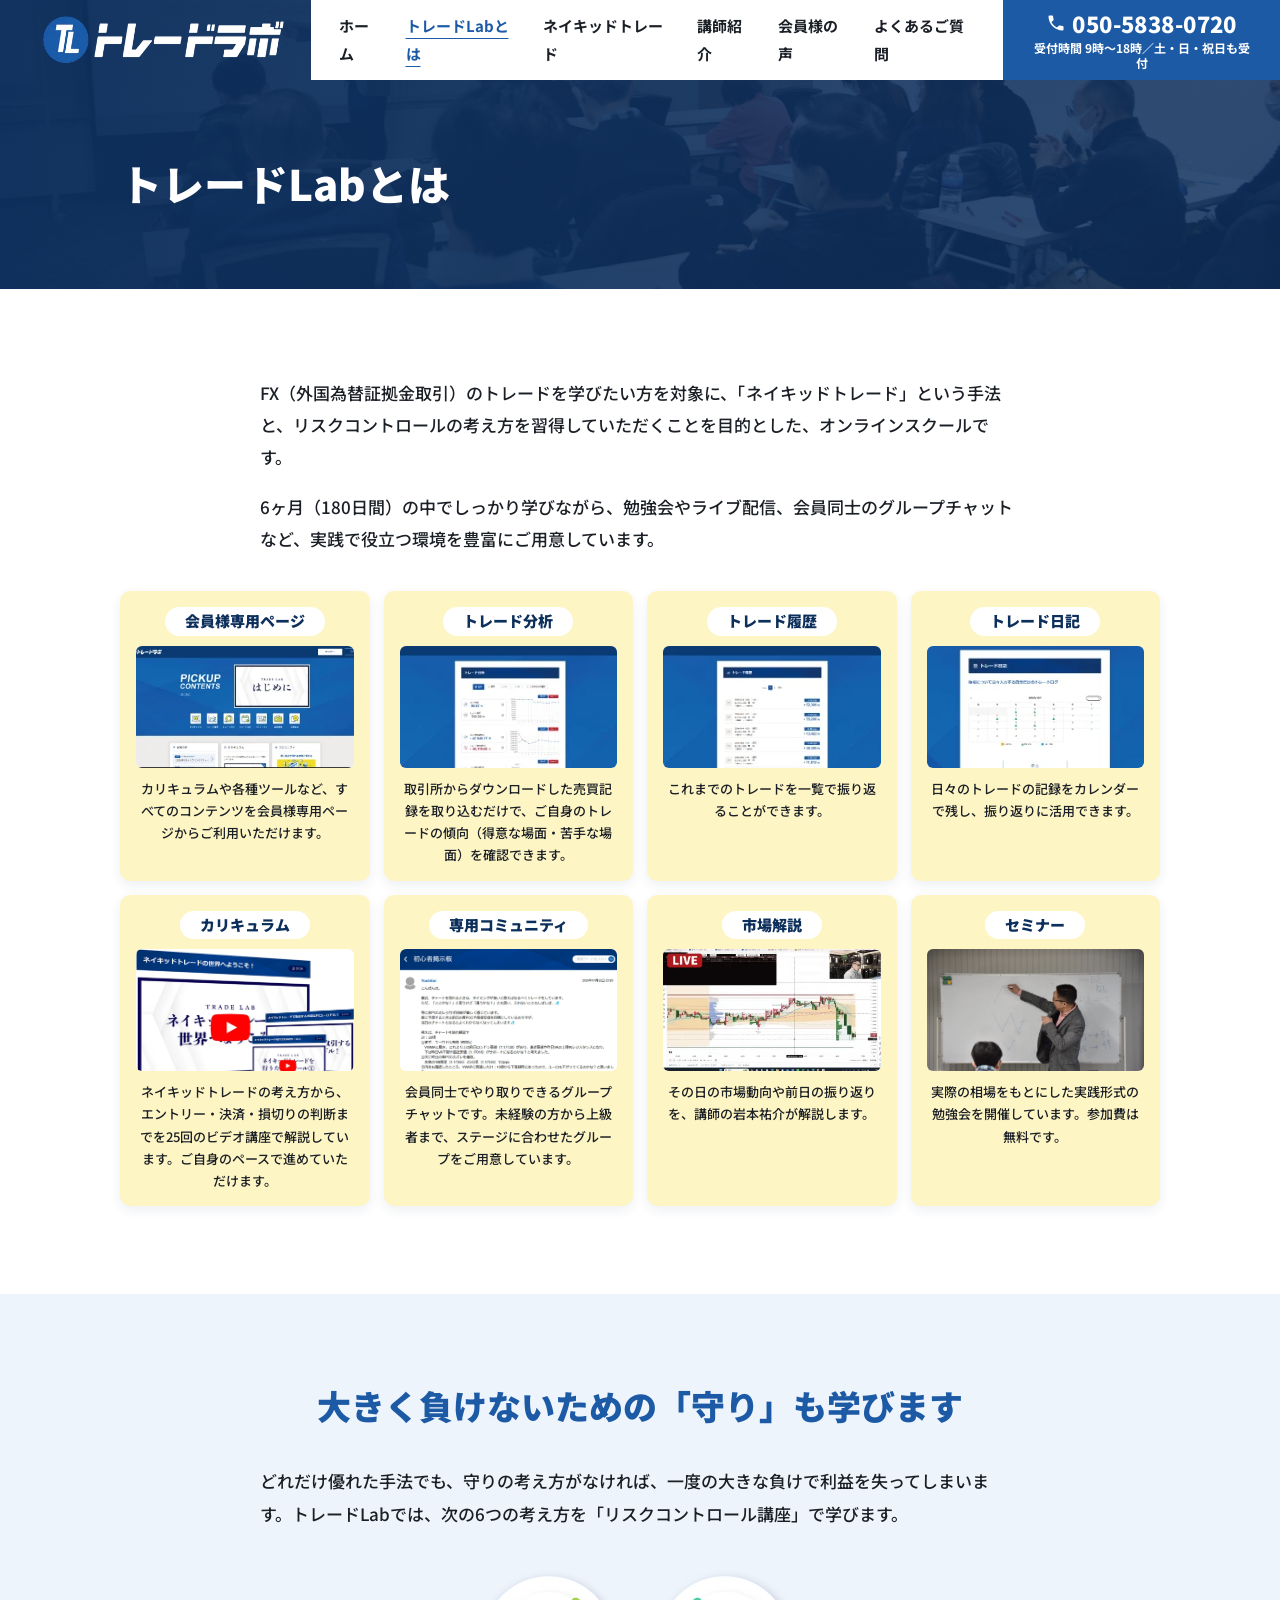
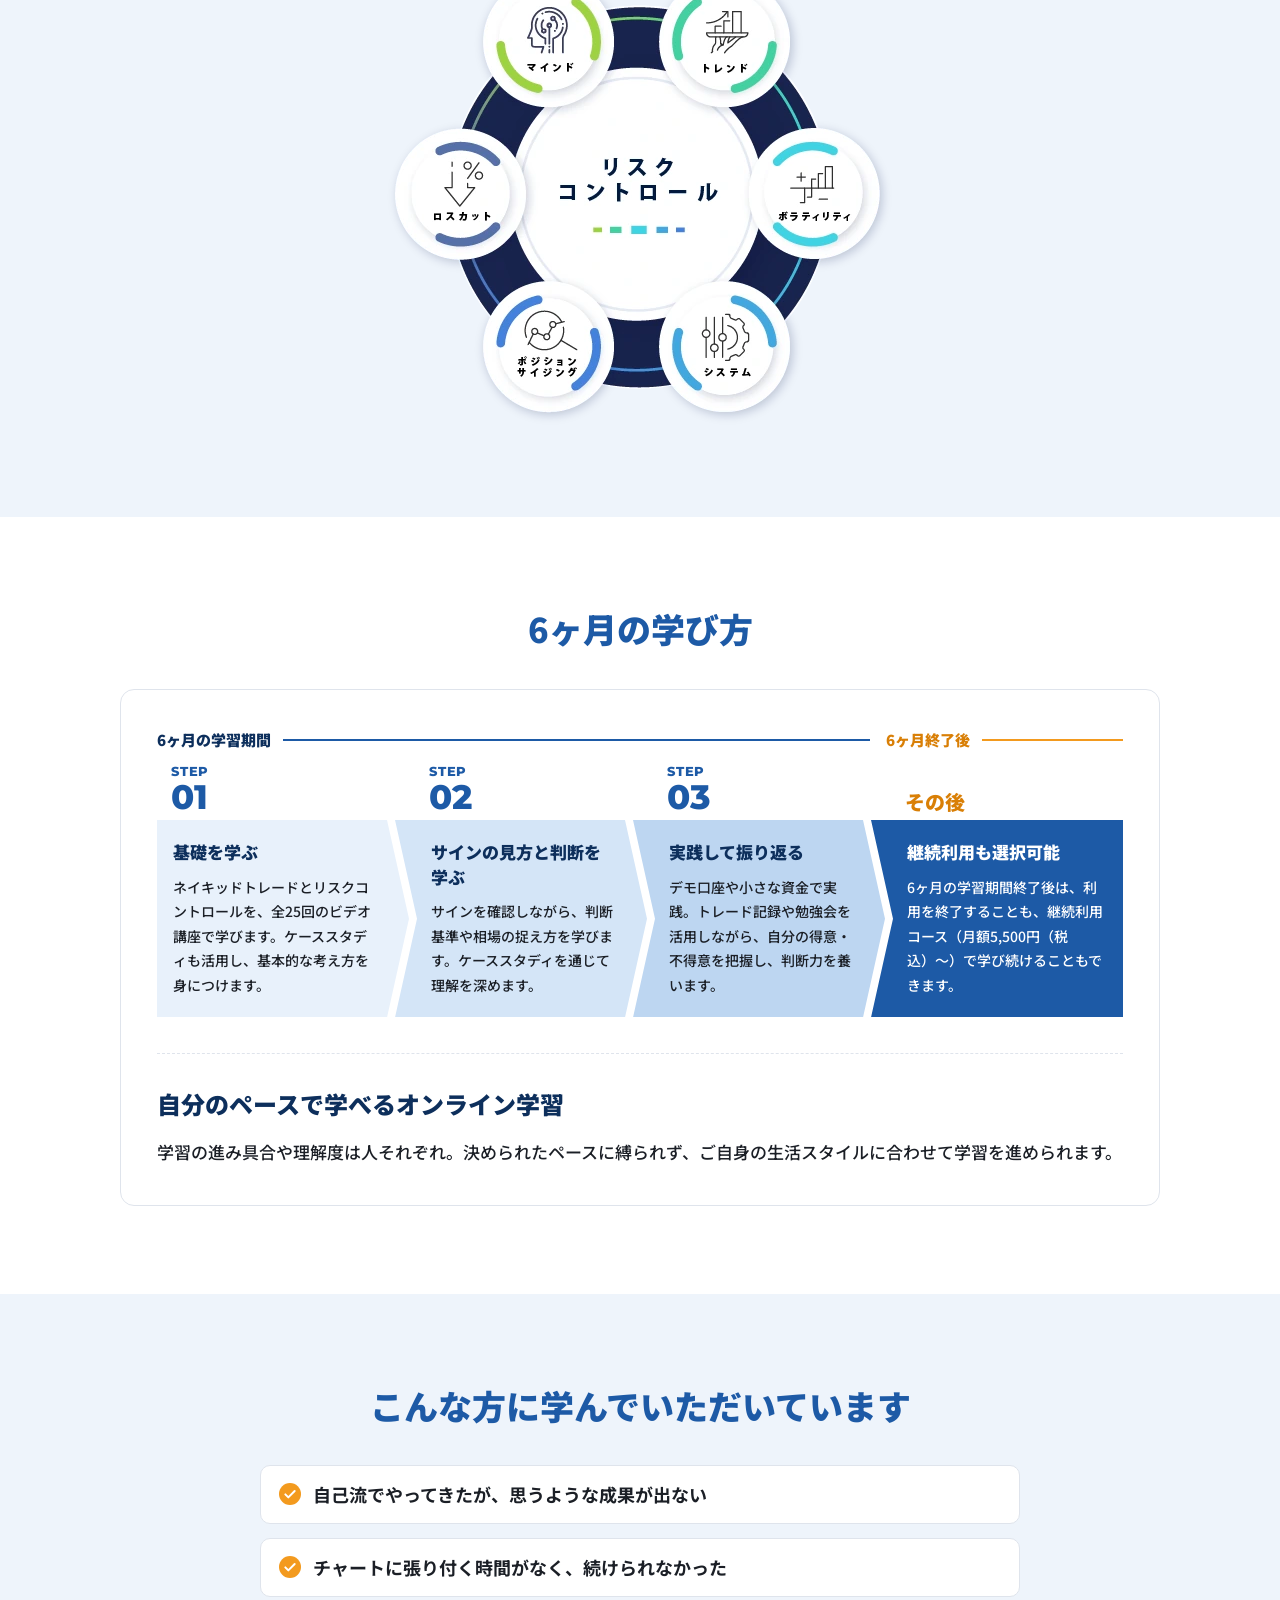
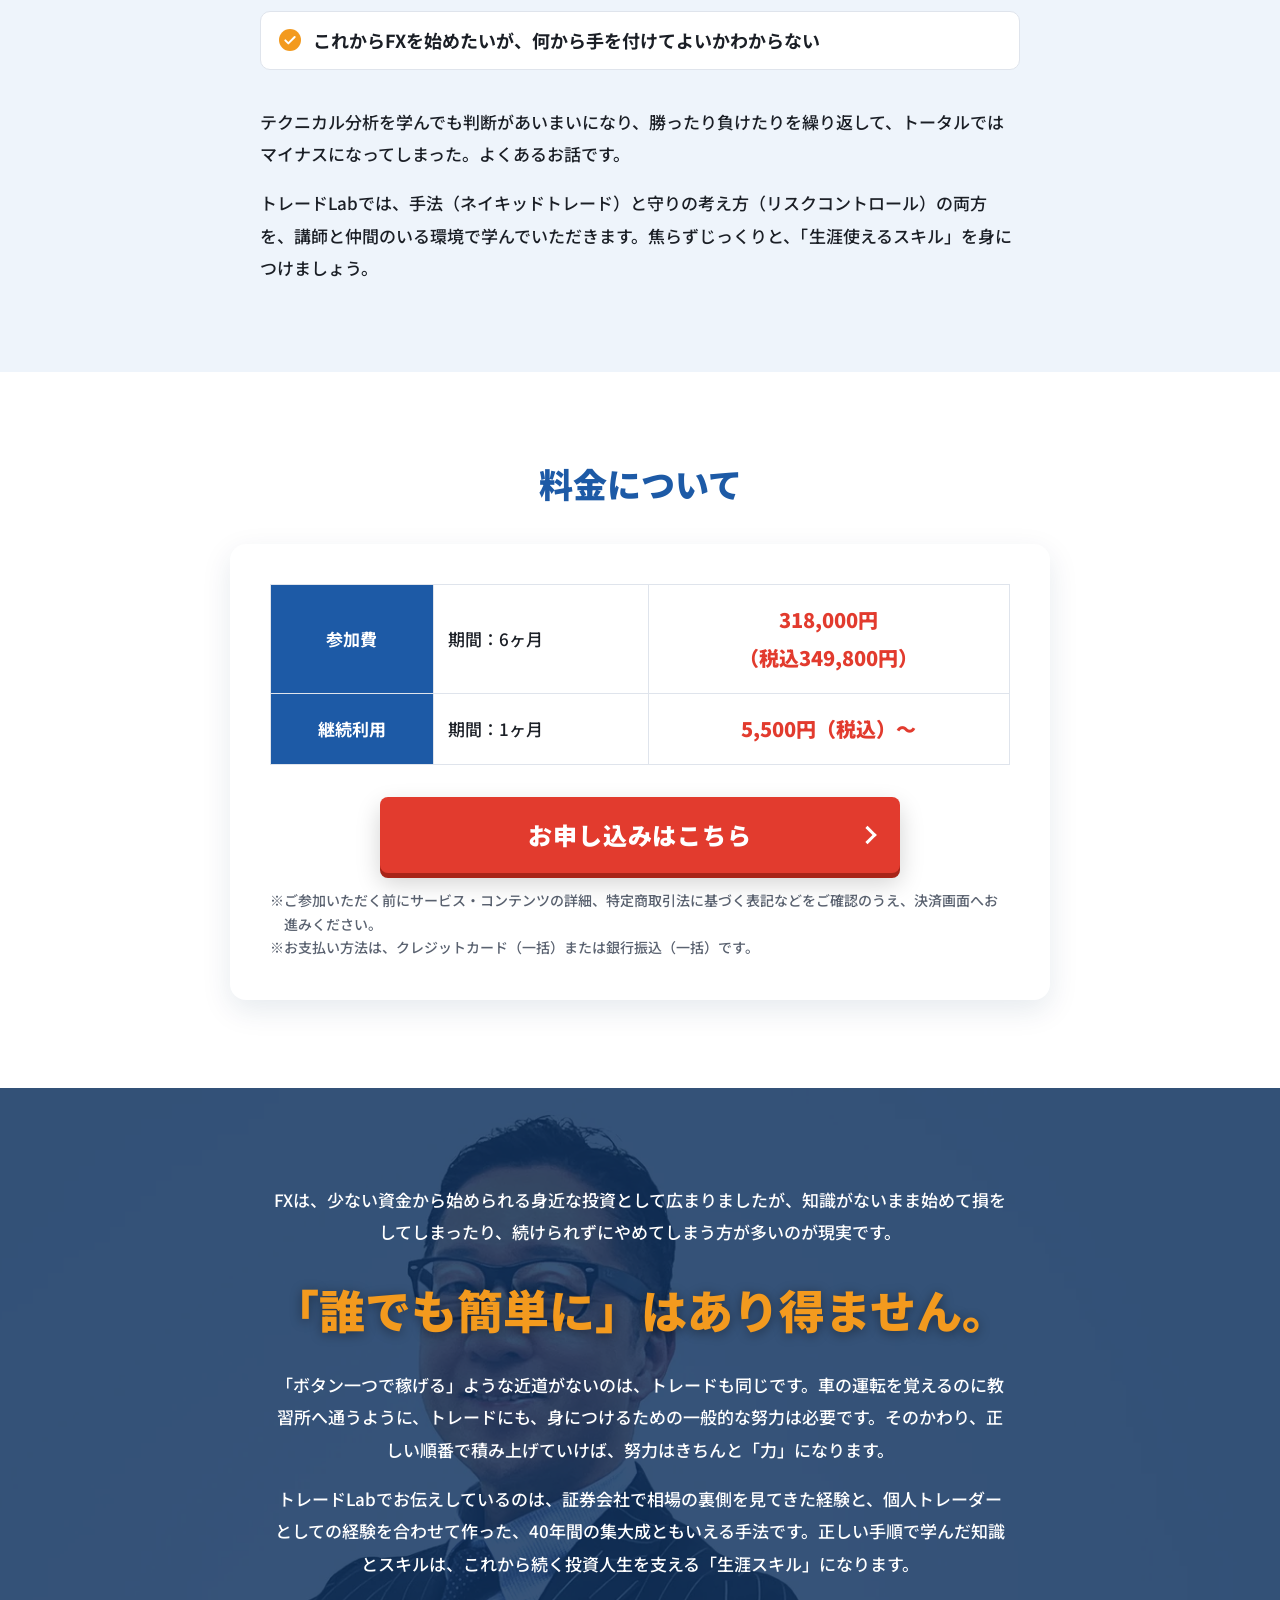
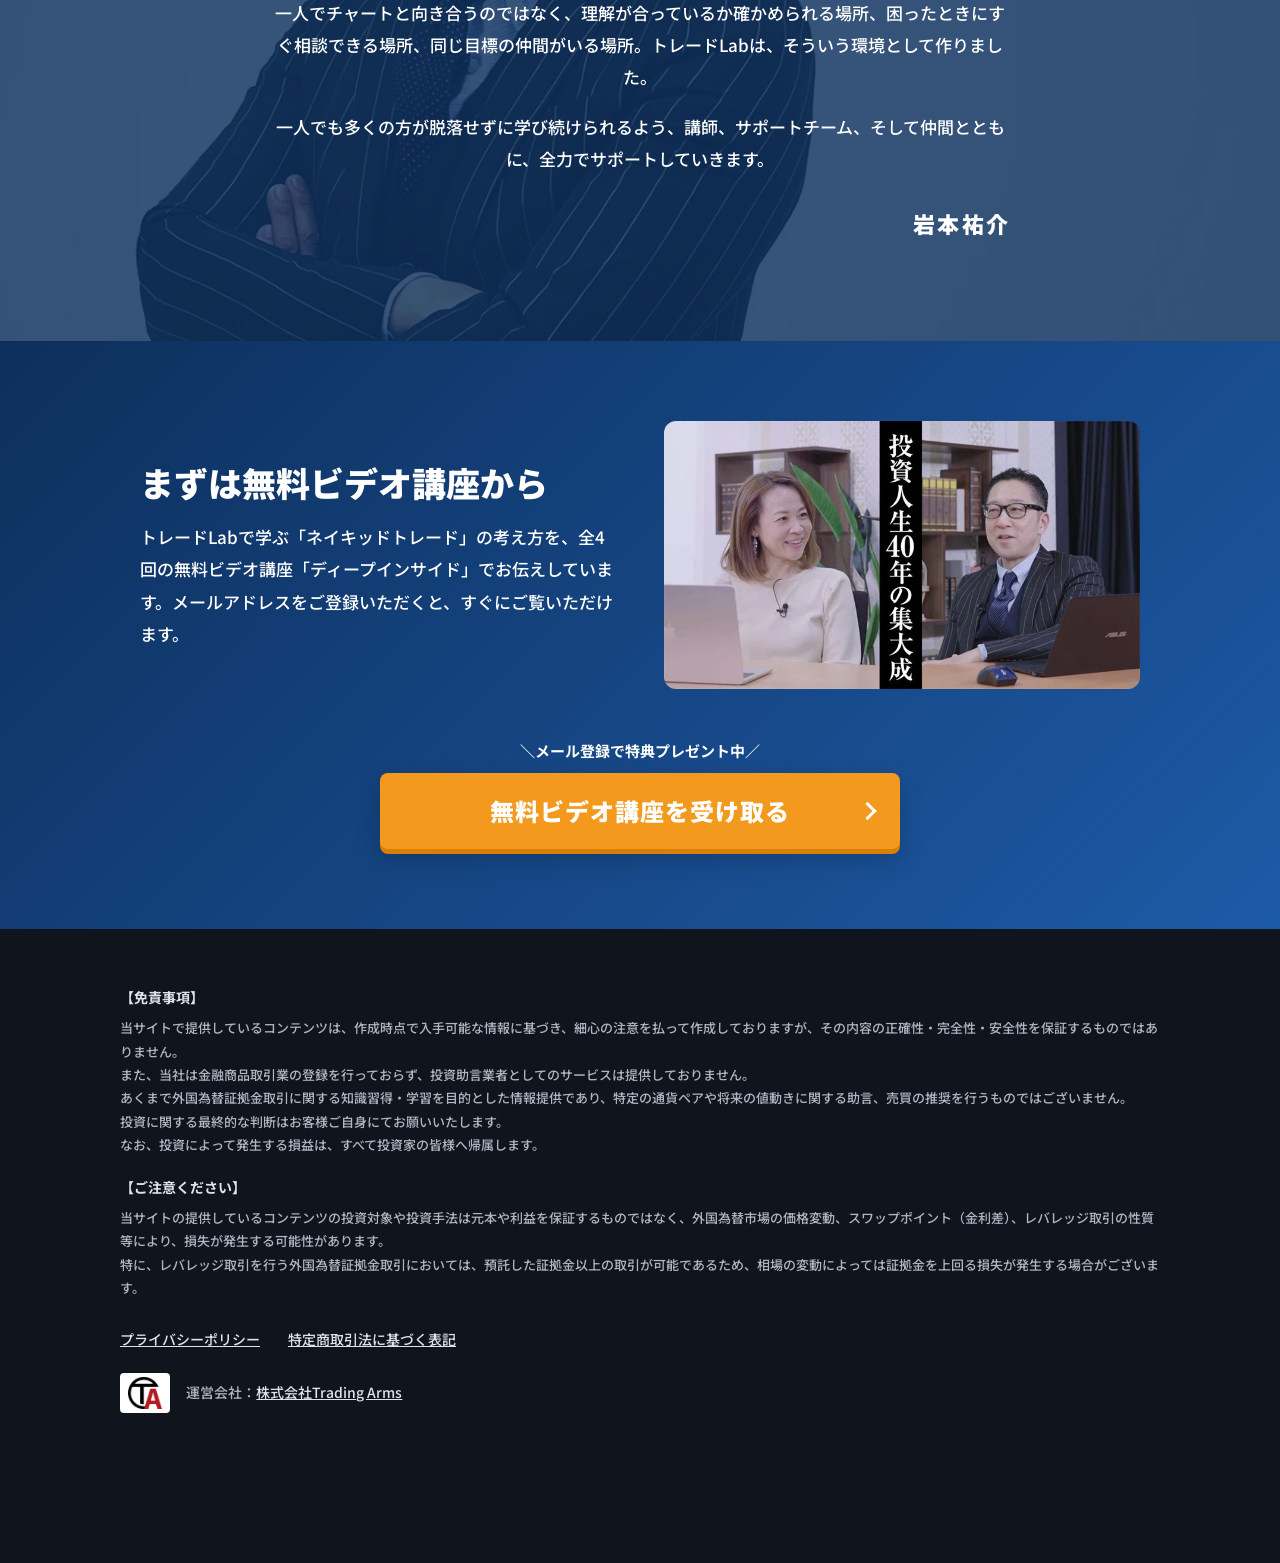
<file: about/index.html>
<!doctype html>
<html lang="ja">
<head>
<meta charset="utf-8">
<meta name="viewport" content="width=device-width, initial-scale=1">
<meta name="robots" content="noindex, nofollow">
<title>トレードLabとは｜トレードLab</title>
<link rel="icon" href="../favicon.ico" sizes="any">
<link rel="icon" type="image/png" href="../img/favicon-192.png">
<link rel="apple-touch-icon" href="../apple-touch-icon.png">
<meta name="description" content="証券・投資・トレーダー歴40年の講師・岩本祐介から、実需と出来高で読み解く「ネイキッドトレード」を学ぶFXの会員制コミュニティ、トレードLab。">
<link rel="preconnect" href="https://fonts.googleapis.com">
<link rel="preconnect" href="https://fonts.gstatic.com" crossorigin>
<link href="https://fonts.googleapis.com/css2?family=Noto+Sans+JP:wght@500;700;900&family=Montserrat:wght@700;800&display=swap" rel="stylesheet">
<link rel="stylesheet" href="../css/style.css">
<link rel="stylesheet" href="../css/about.css">
</head>
<body class="page-about">

<header class="header">
  <div class="header__in">
    <a class="header__logo" href="../"><picture><source media="(min-width:1241px)" srcset="../img/logo-tralab-white-480.webp"><img src="../img/logo-tralab-logo-480.webp" width="480" height="98" alt="トレードLab" fetchpriority="high"></picture></a>
    <div class="header__right">
      <div class="header__tel">
        <a href="tel:05058380720"><svg viewBox="0 0 24 24" aria-hidden="true"><path d="M6.6 10.8c1.4 2.8 3.8 5.1 6.6 6.6l2.2-2.2c.3-.3.7-.4 1-.2 1.1.4 2.3.6 3.6.6.6 0 1 .4 1 1V20c0 .6-.4 1-1 1C10.6 21 3 13.4 3 4c0-.6.4-1 1-1h3.5c.6 0 1 .4 1 1 0 1.3.2 2.5.6 3.6.1.3 0 .7-.2 1z"/></svg><span class="header__num">050-5838-0720</span></a>
        <span class="header__time">受付時間 9時〜18時／土・日・祝日も受付</span>
      </div>
      <button class="burger" type="button" aria-label="メニューを開く" aria-expanded="false" aria-controls="nav"><span></span><span></span><span></span></button>
    </div>
  </div>
  <nav class="nav" id="nav" aria-label="サイト内メニュー">
    <ul><li><a href="../">ホーム</a></li><li><a href="../about/" aria-current="page">トレードLabとは</a></li><li><a href="../method/">ネイキッドトレード</a></li><li><a href="../lecturer/">講師紹介</a></li><li><a href="../voices/">会員様の声</a></li><li><a href="../faq/">よくあるご質問</a></li></ul>
  </nav>
</header>
<main id="main">


<section class="phead">
  <div class="phead__bg"><img src="../img/seminar-20260221-tokyo-lecture-dsc-0187-1600.webp" width="1600" height="1068" alt="" fetchpriority="high"></div>
  <div class="wrap phead__in">
    <h1 class="phead__ttl">トレードLabとは</h1>
    
  </div>
</section>

<section class="sec">
  <div class="wrap">
    <div class="lead txt">
      <p>FX（外国為替証拠金取引）のトレードを学びたい方を対象に、「ネイキッドトレード」という手法と、リスクコントロールの考え方を習得していただくことを目的とした、オンラインスクールです。</p>
      <p>6ヶ月（180日間）の中でしっかり学びながら、勉強会やライブ配信、会員同士のグループチャットなど、実践で役立つ環境を豊富にご用意しています。</p>
    </div>
    <div class="feat4">
      <div class="feat4__item">
        <h3 class="feat4__ttl">会員様専用ページ</h3>
        <div class="feat4__img"><img src="../img/member-page.webp" width="353" height="170" alt="会員様専用ページの画面" loading="lazy" decoding="async"></div>
        <p class="feat4__txt">カリキュラムや各種ツールなど、すべてのコンテンツを会員様専用ページからご利用いただけます。</p>
      </div>
      <div class="feat4__item">
        <h3 class="feat4__ttl">トレード分析</h3>
        <div class="feat4__img"><img src="../img/member-trade-analysis.webp" width="242" height="168" alt="トレード分析の画面" loading="lazy" decoding="async"></div>
        <p class="feat4__txt">取引所からダウンロードした売買記録を取り込むだけで、ご自身のトレードの傾向（得意な場面・苦手な場面）を確認できます。</p>
      </div>
      <div class="feat4__item">
        <h3 class="feat4__ttl">トレード履歴</h3>
        <div class="feat4__img"><img src="../img/member-trade-history.webp" width="243" height="167" alt="トレード履歴の画面" loading="lazy" decoding="async"></div>
        <p class="feat4__txt">これまでのトレードを一覧で振り返ることができます。</p>
      </div>
      <div class="feat4__item">
        <h3 class="feat4__ttl">トレード日記</h3>
        <div class="feat4__img"><img src="../img/member-trade-diary.webp" width="241" height="150" alt="トレード日記の画面" loading="lazy" decoding="async"></div>
        <p class="feat4__txt">日々のトレードの記録をカレンダーで残し、振り返りに活用できます。</p>
      </div>
      <div class="feat4__item feat4__item--mint">
        <h3 class="feat4__ttl">カリキュラム</h3>
        <div class="feat4__img"><img src="../img/sales-p1-1000.webp" width="944" height="651" alt="ビデオ講座の画面" loading="lazy" decoding="async"></div>
        <p class="feat4__txt">ネイキッドトレードの考え方から、エントリー・決済・損切りの判断までを25回のビデオ講座で解説しています。ご自身のペースで進めていただけます。</p>
      </div>
      <div class="feat4__item feat4__item--peach">
        <h3 class="feat4__ttl">専用コミュニティ</h3>
        <div class="feat4__img"><img src="../img/sales-p12-1-1000.webp" width="1000" height="1236" alt="会員専用コミュニティの画面" loading="lazy" decoding="async"></div>
        <p class="feat4__txt">会員同士でやり取りできるグループチャットです。未経験の方から上級者まで、ステージに合わせたグループをご用意しています。</p>
      </div>
      <div class="feat4__item feat4__item--pink">
        <h3 class="feat4__ttl">市場解説</h3>
        <div class="feat4__img"><img src="../img/live-chart-share.webp" width="355" height="200" alt="ライブ配信でチャートを解説している画面" loading="lazy" decoding="async"></div>
        <p class="feat4__txt">その日の市場動向や前日の振り返りを、講師の岩本祐介が解説します。</p>
      </div>
      <div class="feat4__item feat4__item--yellow">
        <h3 class="feat4__ttl">セミナー</h3>
        <div class="feat4__img"><img src="../img/seminar-20260221-tokyo-lecture-dsc-0230-1000.webp" width="1000" height="668" alt="勉強会の様子" loading="lazy" decoding="async"></div>
        <p class="feat4__txt">実際の相場をもとにした実践形式の勉強会を開催しています。参加費は無料です。</p>
      </div>
    </div>
  </div>
</section>

<section class="sec sec--blue">
  <div class="wrap">
    <h2 class="sttl"><span class="sttl__ja">大きく負けないための「守り」も学びます</span></h2>
    <div class="lead txt"><p>どれだけ優れた手法でも、守りの考え方がなければ、一度の大きな負けで利益を失ってしまいます。トレードLabでは、次の6つの考え方を「リスクコントロール講座」で学びます。</p></div>
    <div class="risk-fig"><img src="../img/risk-control-512.webp" width="512" height="463" alt="リスクコントロールの6つの考え方：マインド、トレンド、ボラティリティ、システム、ポジションサイジング、ロスカット" loading="lazy" decoding="async"></div>
  </div>
</section>

<section class="sec">
  <div class="wrap">
    <h2 class="sttl"><span class="sttl__ja">6ヶ月の学び方</span></h2>
    <div class="learn card">
      <div class="flow__range" aria-hidden="true">
        <span class="flow__range-main">6ヶ月の学習期間</span>
        <span class="flow__range-after">6ヶ月終了後</span>
      </div>
      <ol class="flow">
        <li class="flow__item">
          <p class="flow__no" aria-hidden="true"><span>STEP</span>01</p>
          <div class="flow__box"><h3 class="flow__ttl"><span class="vh">ステップ1　</span>基礎を学ぶ</h3><p>ネイキッドトレードとリスクコントロールを、全25回のビデオ講座で学びます。ケーススタディも活用し、基本的な考え方を身につけます。</p></div>
        </li>
        <li class="flow__item">
          <p class="flow__no" aria-hidden="true"><span>STEP</span>02</p>
          <div class="flow__box"><h3 class="flow__ttl"><span class="vh">ステップ2　</span>サインの見方と判断を学ぶ</h3><p>サインを確認しながら、判断基準や相場の捉え方を学びます。ケーススタディを通じて理解を深めます。</p></div>
        </li>
        <li class="flow__item">
          <p class="flow__no" aria-hidden="true"><span>STEP</span>03</p>
          <div class="flow__box"><h3 class="flow__ttl"><span class="vh">ステップ3　</span>実践して振り返る</h3><p>デモ口座や小さな資金で実践。トレード記録や勉強会を活用しながら、自分の得意・不得意を把握し、判断力を養います。</p></div>
        </li>
        <li class="flow__item flow__item--after">
          <p class="flow__no flow__no--after" aria-hidden="true">その後</p>
          <div class="flow__box"><h3 class="flow__ttl">継続利用も選択可能</h3><p>6ヶ月の学習期間終了後は、利用を終了することも、継続利用コース（月額5,500円（税込）〜）で学び続けることもできます。</p></div>
        </li>
      </ol>
      <div class="learn__pace">
        <h3 class="h3">自分のペースで学べるオンライン学習</h3>
        <p>学習の進み具合や理解度は人それぞれ。決められたペースに縛られず、ご自身の生活スタイルに合わせて学習を進められます。</p>
      </div>
    </div>
  </div>
</section>

<section class="sec sec--blue">
  <div class="wrap">
    <h2 class="sttl"><span class="sttl__ja">こんな方に学んでいただいています</span></h2>
    <div class="worry worry--noimg">
      <ul class="check">
        <li>自己流でやってきたが、思うような成果が出ない</li>
        <li>チャートに張り付く時間がなく、続けられなかった</li>
        <li>これからFXを始めたいが、何から手を付けてよいかわからない</li>
      </ul>
    </div>
    <div class="lead txt about-for__txt">
      <p>テクニカル分析を学んでも判断があいまいになり、勝ったり負けたりを繰り返して、トータルではマイナスになってしまった。よくあるお話です。</p>
      <p>トレードLabでは、手法（ネイキッドトレード）と守りの考え方（リスクコントロール）の両方を、講師と仲間のいる環境で学んでいただきます。焦らずじっくりと、「生涯使えるスキル」を身につけましょう。</p>
    </div>
  </div>
</section>

<section class="sec">
  <div class="wrap">
    <h2 class="sttl"><span class="sttl__ja">料金について</span></h2>
    <div class="price">
      <table class="price__tbl">
        <tbody>
          <tr><th>参加費</th><td>期間：6ヶ月</td><td class="price__yen">318,000円<br>（税込349,800円）</td></tr>
          <tr><th>継続利用</th><td>期間：1ヶ月</td><td class="price__yen">5,500円（税込）〜</td></tr>
        </tbody>
      </table>
      <div class="cta price__cta"><a class="btn btn--pay" href="https://www.tralab.jp/LP/pay/index_ft318.php">お申し込みはこちら</a></div>
      <div class="notes"><p>※ご参加いただく前にサービス・コンテンツの詳細、特定商取引法に基づく表記などをご確認のうえ、決済画面へお進みください。</p><p>※お支払い方法は、クレジットカード（一括）または銀行振込（一括）です。</p></div>
    </div>
  </div>
</section>

<section class="msg">
  <div class="msg__bg"><img src="../img/lecturer-portrait-wide-1600.webp" width="1600" height="886" alt="" loading="lazy" decoding="async"></div>
  <div class="wrap msg__in">
    <p>FXは、少ない資金から始められる身近な投資として広まりましたが、知識がないまま始めて損をしてしまったり、続けられずにやめてしまう方が多いのが現実です。</p>
    <h2 class="msg__ttl">「誰でも簡単に」はあり得ません。</h2>
    <p>「ボタン一つで稼げる」ような近道がないのは、トレードも同じです。車の運転を覚えるのに教習所へ通うように、トレードにも、身につけるための一般的な努力は必要です。そのかわり、正しい順番で積み上げていけば、努力はきちんと「力」になります。</p>
    <p>トレードLabでお伝えしているのは、証券会社で相場の裏側を見てきた経験と、個人トレーダーとしての経験を合わせて作った、40年間の集大成ともいえる手法です。正しい手順で学んだ知識とスキルは、これから続く投資人生を支える「生涯スキル」になります。</p>
    <p>一人でチャートと向き合うのではなく、理解が合っているか確かめられる場所、困ったときにすぐ相談できる場所、同じ目標の仲間がいる場所。トレードLabは、そういう環境として作りました。</p>
    <p>一人でも多くの方が脱落せずに学び続けられるよう、講師、サポートチーム、そして仲間とともに、全力でサポートしていきます。</p>
    <p class="msg__sign">岩本祐介</p>
  </div>
</section>


<section class="entry">
  <div class="wrap entry__in">
    <div class="entry__img"><img src="../img/entry-lec04-800.webp" width="801" height="450" alt="投資人生40年の集大成 講師 岩本祐介" loading="lazy" decoding="async"></div>
    <div class="entry__body">
      <h2 class="entry__ttl">まずは無料ビデオ講座から</h2>
      <p>トレードLabで学ぶ「ネイキッドトレード」の考え方を、全4回の無料ビデオ講座「ディープインサイド」でお伝えしています。メールアドレスをご登録いただくと、すぐにご覧いただけます。</p>
    </div>
    <div class="cta entry__cta">
      <p class="cta__note">＼メール登録で特典プレゼント中／</p>
      <a class="btn" href="https://tralab.jp/LP/jsa_hp_01?a=y5tcme42_lrlanll1_xhaok440001">無料ビデオ講座を受け取る</a>
    </div>
  </div>
</section>
</main>

<footer class="footer">
  <div class="wrap">
    <div class="footer__legal">
      <h2>【免責事項】</h2>
      <p>当サイトで提供しているコンテンツは、作成時点で入手可能な情報に基づき、細心の注意を払って作成しておりますが、その内容の正確性・完全性・安全性を保証するものではありません。</p>
      <p>また、当社は金融商品取引業の登録を行っておらず、投資助言業者としてのサービスは提供しておりません。</p>
      <p>あくまで外国為替証拠金取引に関する知識習得・学習を目的とした情報提供であり、特定の通貨ペアや将来の値動きに関する助言、売買の推奨を行うものではございません。</p>
      <p>投資に関する最終的な判断はお客様ご自身にてお願いいたします。</p>
      <p>なお、投資によって発生する損益は、すべて投資家の皆様へ帰属します。</p>
      <h2>【ご注意ください】</h2>
      <p>当サイトの提供しているコンテンツの投資対象や投資手法は元本や利益を保証するものではなく、外国為替市場の価格変動、スワップポイント（金利差）、レバレッジ取引の性質等により、損失が発生する可能性があります。</p>
      <p>特に、レバレッジ取引を行う外国為替証拠金取引においては、預託した証拠金以上の取引が可能であるため、相場の変動によっては証拠金を上回る損失が発生する場合がございます。</p>
    </div>
    <ul class="footer__links">
      <li><a href="https://www.tralab.jp/LP/pay/privacy.html" target="_blank" rel="noopener">プライバシーポリシー</a></li>
      <li><a href="https://www.tralab.jp/LP/pay/tokusyo.html" target="_blank" rel="noopener">特定商取引法に基づく表記</a></li>
    </ul>
    <div class="footer__company">
      <a href="https://www.trading-arms.co.jp/" target="_blank" rel="noopener"><img src="../img/logo-ta-logo-320.webp" width="320" height="299" alt="株式会社Trading Arms" loading="lazy" decoding="async"></a>
      <p>運営会社：<a href="https://www.trading-arms.co.jp/" target="_blank" rel="noopener">株式会社Trading Arms</a></p>
    </div>
  </div>
</footer>

<a class="float" id="float" href="https://tralab.jp/LP/jsa_hp_01?a=y5tcme42_lrlanll1_xhaok440001">
  <span class="float__free">無料</span>
  <span class="float__txt"><small>特典プレゼント中</small><b>まずはビデオ講座を受け取る</b></span>
</a>
<script src="../js/main.js" defer></script>
</body>
</html>
</file>
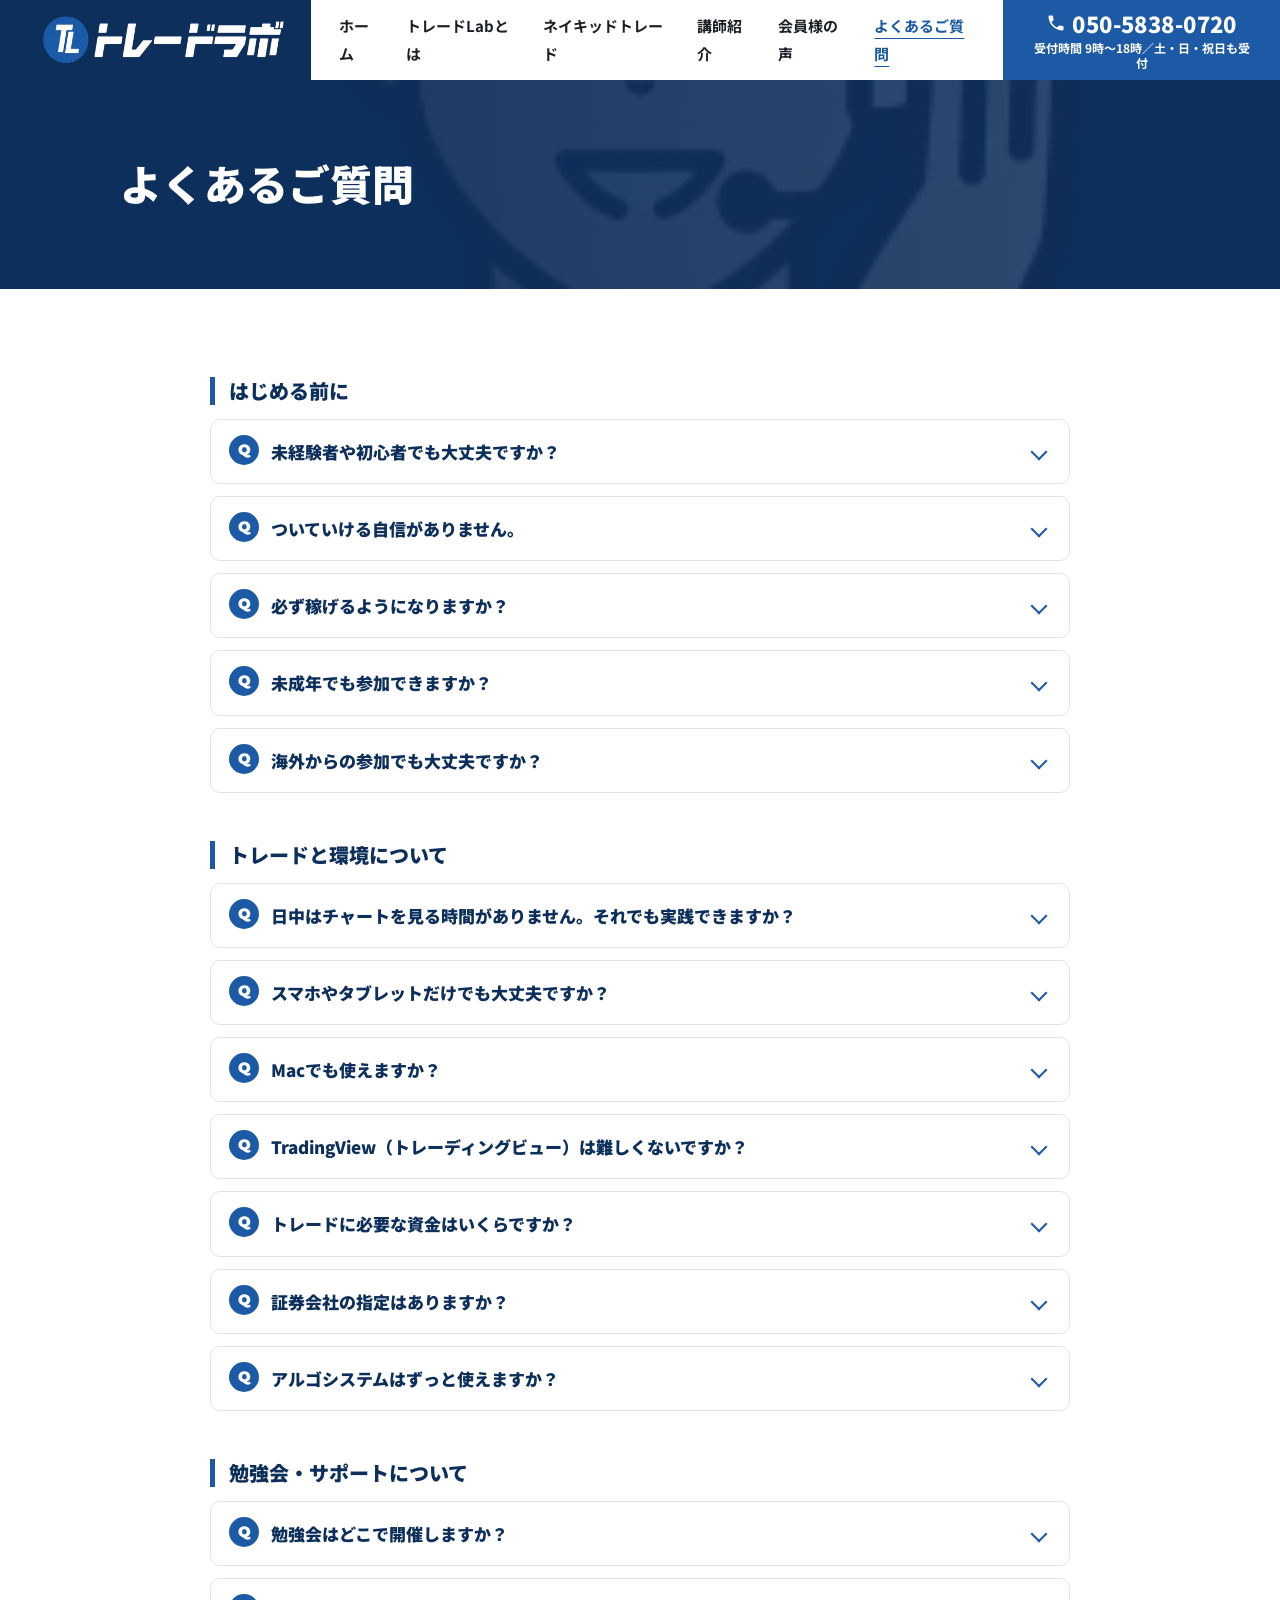
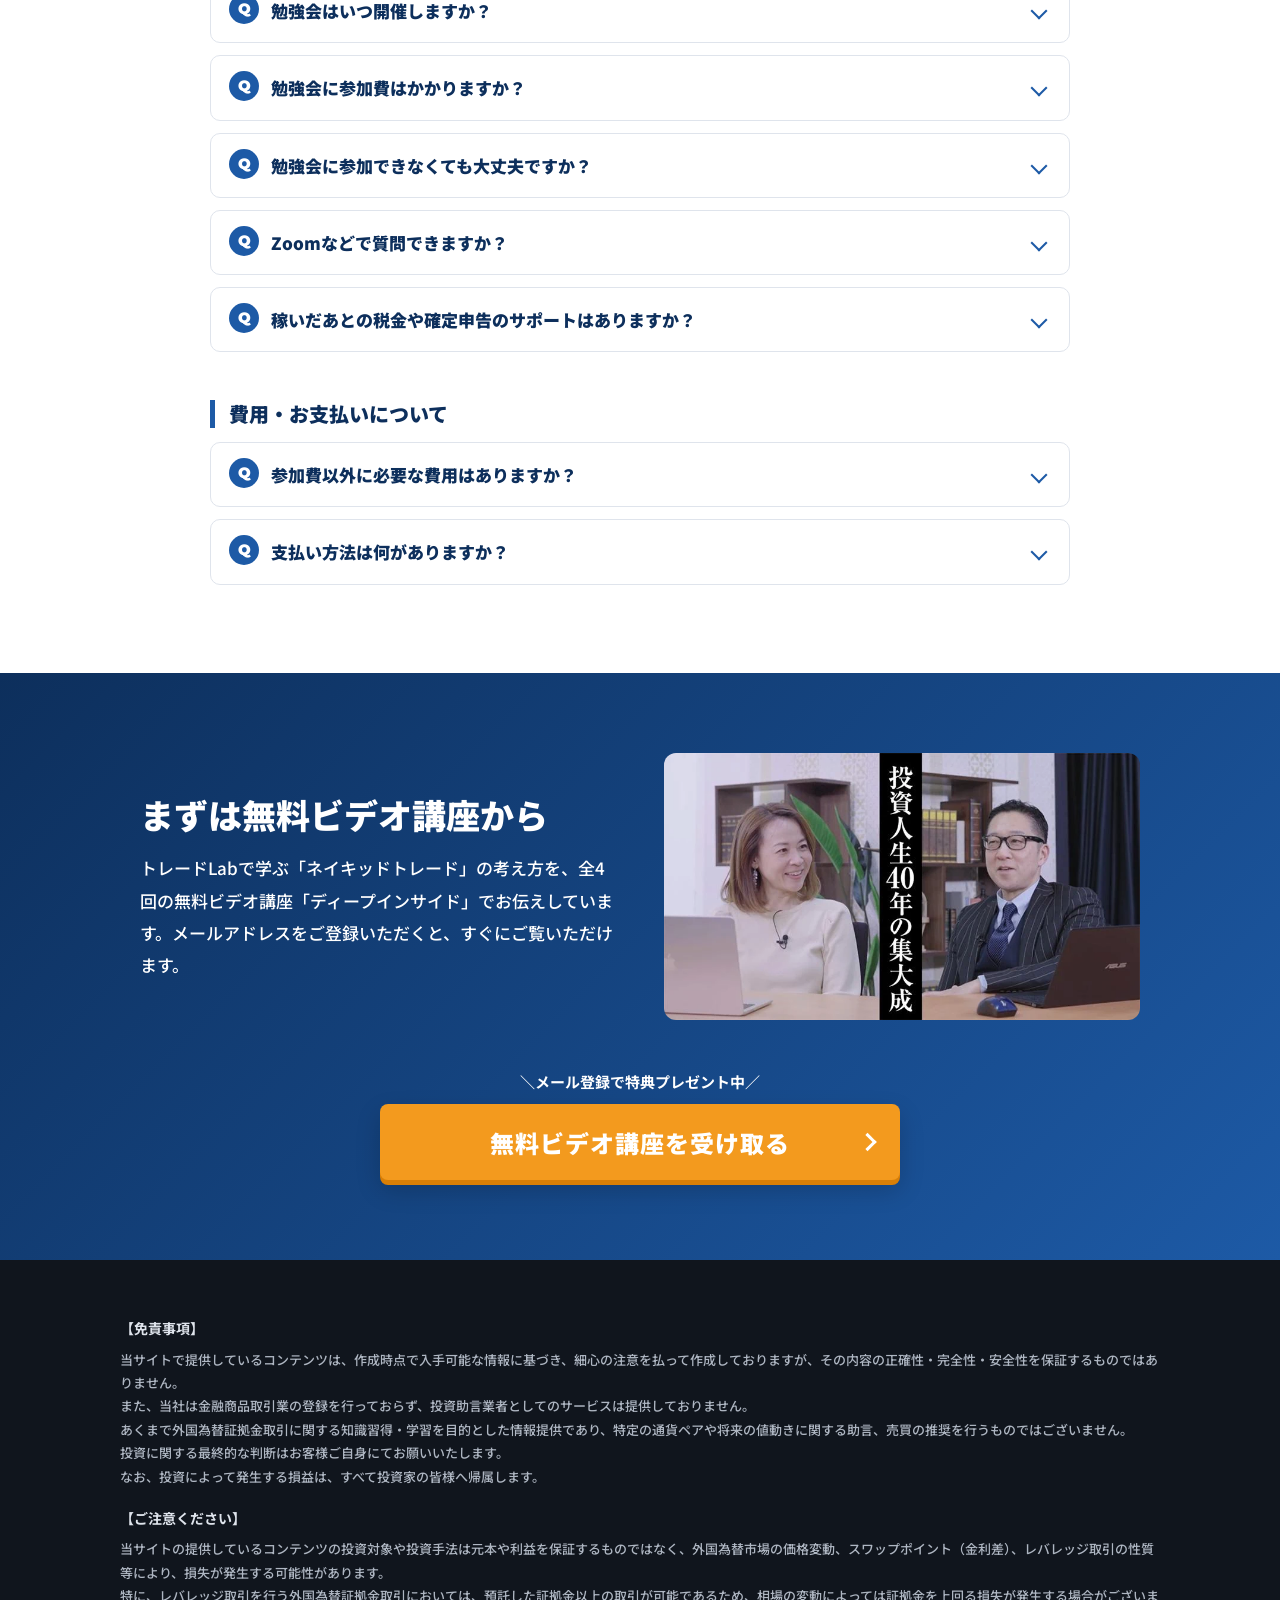
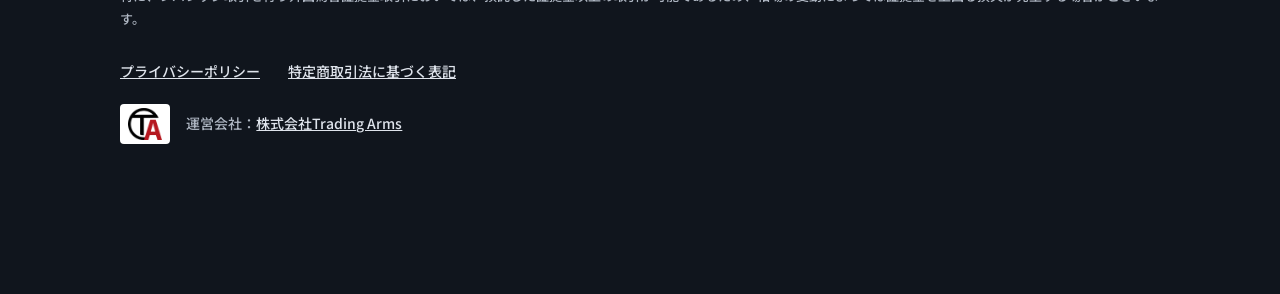
<file: faq/index.html>
<!doctype html>
<html lang="ja">
<head>
<meta charset="utf-8">
<meta name="viewport" content="width=device-width, initial-scale=1">
<meta name="robots" content="noindex, nofollow">
<title>よくあるご質問｜トレードLab</title>
<link rel="icon" href="../favicon.ico" sizes="any">
<link rel="icon" type="image/png" href="../img/favicon-192.png">
<link rel="apple-touch-icon" href="../apple-touch-icon.png">
<meta name="description" content="トレードLabへのご参加前によくいただくご質問と回答。">
<link rel="preconnect" href="https://fonts.googleapis.com">
<link rel="preconnect" href="https://fonts.gstatic.com" crossorigin>
<link href="https://fonts.googleapis.com/css2?family=Noto+Sans+JP:wght@500;700;900&family=Montserrat:wght@700;800&display=swap" rel="stylesheet">
<link rel="stylesheet" href="../css/style.css">
<link rel="stylesheet" href="../css/faq.css">
</head>
<body class="page-faq">

<header class="header">
  <div class="header__in">
    <a class="header__logo" href="../"><picture><source media="(min-width:1241px)" srcset="../img/logo-tralab-white-480.webp"><img src="../img/logo-tralab-logo-480.webp" width="480" height="98" alt="トレードLab" fetchpriority="high"></picture></a>
    <div class="header__right">
      <div class="header__tel">
        <a href="tel:05058380720"><svg viewBox="0 0 24 24" aria-hidden="true"><path d="M6.6 10.8c1.4 2.8 3.8 5.1 6.6 6.6l2.2-2.2c.3-.3.7-.4 1-.2 1.1.4 2.3.6 3.6.6.6 0 1 .4 1 1V20c0 .6-.4 1-1 1C10.6 21 3 13.4 3 4c0-.6.4-1 1-1h3.5c.6 0 1 .4 1 1 0 1.3.2 2.5.6 3.6.1.3 0 .7-.2 1z"/></svg><span class="header__num">050-5838-0720</span></a>
        <span class="header__time">受付時間 9時〜18時／土・日・祝日も受付</span>
      </div>
      <button class="burger" type="button" aria-label="メニューを開く" aria-expanded="false" aria-controls="nav"><span></span><span></span><span></span></button>
    </div>
  </div>
  <nav class="nav" id="nav" aria-label="サイト内メニュー">
    <ul><li><a href="../">ホーム</a></li><li><a href="../about/">トレードLabとは</a></li><li><a href="../method/">ネイキッドトレード</a></li><li><a href="../lecturer/">講師紹介</a></li><li><a href="../voices/">会員様の声</a></li><li><a href="../faq/" aria-current="page">よくあるご質問</a></li></ul>
  </nav>
</header>
<main id="main">


<section class="phead">
  <div class="phead__bg"><img src="../img/sales-info-tel-1600.webp" width="274" height="282" alt="" fetchpriority="high"></div>
  <div class="wrap phead__in">
    <h1 class="phead__ttl">よくあるご質問</h1>
    
  </div>
</section>

<section class="sec">
  <div class="wrap">

<div class="fcat">
  <div class="fcat__head">
    <h2 class="faq-cat">はじめる前に</h2>
    
  </div>
  <div class="faq">
  <details><summary>未経験者や初心者でも大丈夫ですか？</summary><div class="faq__a"><p>問題ありません。変なクセがついていない分、習得が早い場合もあります。カリキュラムはご自身のペースで進めていただけます。</p></div></details>
  <details><summary>ついていける自信がありません。</summary><div class="faq__a"><p>一斉にスタートする形ではないので、ご自身の進めやすいペースで進めていただけます。カリキュラムは、未経験の方でも理解しやすいように作成しています。分からない点があればサポートチームがしっかり対応いたしますので、いつでもお気軽にご質問ください。</p></div></details>
  <details><summary>必ず稼げるようになりますか？</summary><div class="faq__a"><p>実践量や取り組み方によって個人差があるため、「必ず稼げる」とお約束することはできません。しかし、未経験からでも着実にスキルを身につけられるよう再現性の高いカリキュラムをご用意しています。途中でつまずいてもサポートチームが伴走しますので、一緒に目標達成を目指しましょう。</p></div></details>
  <details><summary>未成年でも参加できますか？</summary><div class="faq__a"><p>18歳未満の方はご参加いただけません。18〜19歳の方は、親権者の方の同意書をご提出いただくか、親権者の方ご自身にお申し込みいただく形になります。</p></div></details>
  <details><summary>海外からの参加でも大丈夫ですか？</summary><div class="faq__a"><p>インターネットにつながる環境であれば、どこからでもご参加いただけます。ただし、海外からの銀行振込は受け付けていないため、クレジットカードでのお支払いをお願いします。</p></div></details>
</div>
</div>

<div class="fcat">
  <div class="fcat__head">
    <h2 class="faq-cat">トレードと環境について</h2>
  </div>
  <div class="faq">
  <details><summary>日中はチャートを見る時間がありません。それでも実践できますか？</summary><div class="faq__a"><p>チャートに張り付く必要はありません。サインが出る時間はほぼ決まっており、スマホに通知が届きます。通知を見てから、スマホで指値注文（予約）を入れることもできます。</p></div></details>
  <details><summary>スマホやタブレットだけでも大丈夫ですか？</summary><div class="faq__a"><p>日々のトレードはスマホやタブレットだけで完結できますのでご安心ください。また、ビデオ講座など会員様用コンテンツもスマホやタブレットでご利用可能です。</p></div></details>
  <details><summary>Macでも使えますか？</summary><div class="faq__a"><p>使えます。TradingViewも会員ページもブラウザで動くので、WindowsでもMacでもご利用いただけます。</p></div></details>
  <details><summary>TradingView（トレーディングビュー）は難しくないですか？</summary><div class="faq__a"><p>使うだけであれば難しくありません。最初の設定でわからないことがあれば、お電話やチャットでお手伝いします。</p></div></details>
  <details><summary>トレードに必要な資金はいくらですか？</summary><div class="faq__a"><p>10万円からを目安としています。</p></div></details>
  <details><summary>証券会社の指定はありますか？</summary><div class="faq__a"><p>特にありません。ただし、会員ページの「トレード記録システム」「トレード分析ツール」に売買記録を取り込めるのは、GMOクリック証券とSBI証券の2社です。</p></div></details>
  <details><summary>アルゴシステムはずっと使えますか？</summary><div class="faq__a"><p>トレードLabの会員でいるあいだはご利用いただけます。退会されると使えなくなりますが、継続利用コース（月額5,500円（税込）〜）で引き続きご利用いただけます。</p></div></details>
</div>
</div>

<div class="fcat">
  <div class="fcat__head">
    <h2 class="faq-cat">勉強会・サポートについて</h2>
  </div>
  <div class="faq">
  <details><summary>勉強会はどこで開催しますか？</summary><div class="faq__a"><p>オンライン開催は毎回行います。会場での開催は東京が中心で、他の地域でも開催することがあります。日程は会員ページでお知らせします。</p></div></details>
  <details><summary>勉強会はいつ開催しますか？</summary><div class="faq__a"><p>主に土曜・日曜の日中です。相場が動いている平日に開催することもあります。</p></div></details>
  <details><summary>勉強会に参加費はかかりますか？</summary><div class="faq__a"><p>無料です。勉強会のあとに懇親会がある場合は、参加される方のみ実費をご負担いただきます。</p></div></details>
  <details><summary>勉強会に参加できなくても大丈夫ですか？</summary><div class="faq__a"><p>カリキュラムはオンラインで完結しますので、進行に影響はありません。判断に迷う場面の解説は、ケーススタディの動画でもご確認いただけます。</p></div></details>
  <details><summary>Zoomなどで質問できますか？</summary><div class="faq__a"><p>勉強会やライブ配信の中で、質疑応答の時間を設けています。普段のご質問は、お電話・チャット・メールで受け付けています。画面を見ながら確認したい場合は、先にスクリーンショットをお送りいただくとスムーズです。</p></div></details>
  <details><summary>稼いだあとの税金や確定申告のサポートはありますか？</summary><div class="faq__a"><p>基本的な考え方はお伝えできますが、専門的なご相談は税理士にご依頼ください。</p></div></details>
</div>
</div>

<div class="fcat">
  <div class="fcat__head">
    <h2 class="faq-cat">費用・お支払いについて</h2>
    
  </div>
  <div class="faq">
  <details><summary>参加費以外に必要な費用はありますか？</summary><div class="faq__a"><p>チャートに使うTradingView（トレーディングビュー）の有料版が必要です。月額1,500円程度です。</p></div></details>
  <details><summary>支払い方法は何がありますか？</summary><div class="faq__a"><p>クレジットカード（一括）と銀行振込（一括）をご利用いただけます。</p></div></details>
</div>
</div>
  </div>
</section>

<section class="entry">
  <div class="wrap entry__in">
    <div class="entry__img"><img src="../img/entry-lec04-800.webp" width="801" height="450" alt="投資人生40年の集大成 講師 岩本祐介" loading="lazy" decoding="async"></div>
    <div class="entry__body">
      <h2 class="entry__ttl">まずは無料ビデオ講座から</h2>
      <p>トレードLabで学ぶ「ネイキッドトレード」の考え方を、全4回の無料ビデオ講座「ディープインサイド」でお伝えしています。メールアドレスをご登録いただくと、すぐにご覧いただけます。</p>
    </div>
    <div class="cta entry__cta">
      <p class="cta__note">＼メール登録で特典プレゼント中／</p>
      <a class="btn" href="https://tralab.jp/LP/jsa_hp_01?a=y5tcme42_lrlanll1_xhaok440001">無料ビデオ講座を受け取る</a>
    </div>
  </div>
</section>
</main>

<footer class="footer">
  <div class="wrap">
    <div class="footer__legal">
      <h2>【免責事項】</h2>
      <p>当サイトで提供しているコンテンツは、作成時点で入手可能な情報に基づき、細心の注意を払って作成しておりますが、その内容の正確性・完全性・安全性を保証するものではありません。</p>
      <p>また、当社は金融商品取引業の登録を行っておらず、投資助言業者としてのサービスは提供しておりません。</p>
      <p>あくまで外国為替証拠金取引に関する知識習得・学習を目的とした情報提供であり、特定の通貨ペアや将来の値動きに関する助言、売買の推奨を行うものではございません。</p>
      <p>投資に関する最終的な判断はお客様ご自身にてお願いいたします。</p>
      <p>なお、投資によって発生する損益は、すべて投資家の皆様へ帰属します。</p>
      <h2>【ご注意ください】</h2>
      <p>当サイトの提供しているコンテンツの投資対象や投資手法は元本や利益を保証するものではなく、外国為替市場の価格変動、スワップポイント（金利差）、レバレッジ取引の性質等により、損失が発生する可能性があります。</p>
      <p>特に、レバレッジ取引を行う外国為替証拠金取引においては、預託した証拠金以上の取引が可能であるため、相場の変動によっては証拠金を上回る損失が発生する場合がございます。</p>
    </div>
    <ul class="footer__links">
      <li><a href="https://www.tralab.jp/LP/pay/privacy.html" target="_blank" rel="noopener">プライバシーポリシー</a></li>
      <li><a href="https://www.tralab.jp/LP/pay/tokusyo.html" target="_blank" rel="noopener">特定商取引法に基づく表記</a></li>
    </ul>
    <div class="footer__company">
      <a href="https://www.trading-arms.co.jp/" target="_blank" rel="noopener"><img src="../img/logo-ta-logo-320.webp" width="320" height="299" alt="株式会社Trading Arms" loading="lazy" decoding="async"></a>
      <p>運営会社：<a href="https://www.trading-arms.co.jp/" target="_blank" rel="noopener">株式会社Trading Arms</a></p>
    </div>
  </div>
</footer>

<a class="float" id="float" href="https://tralab.jp/LP/jsa_hp_01?a=y5tcme42_lrlanll1_xhaok440001">
  <span class="float__free">無料</span>
  <span class="float__txt"><small>特典プレゼント中</small><b>まずはビデオ講座を受け取る</b></span>
</a>
<script src="../js/main.js" defer></script>
</body>
</html>
</file>
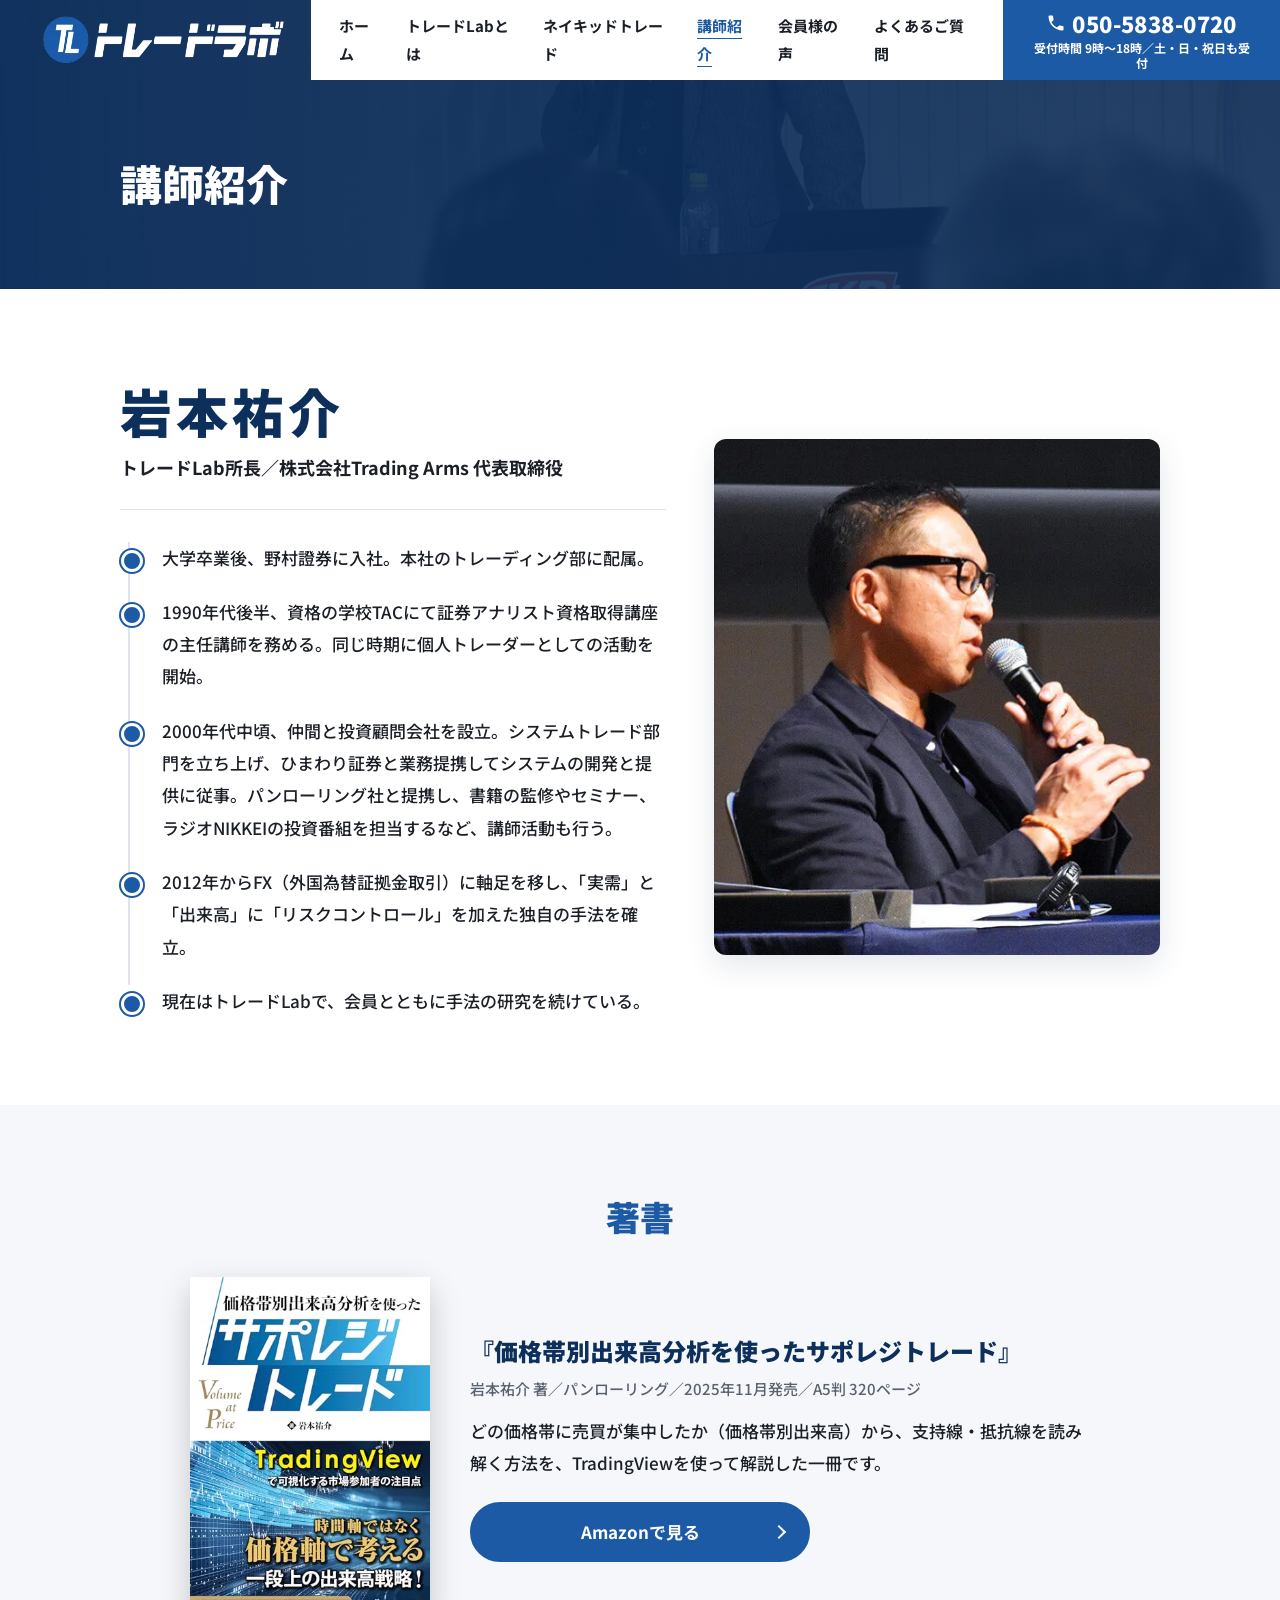
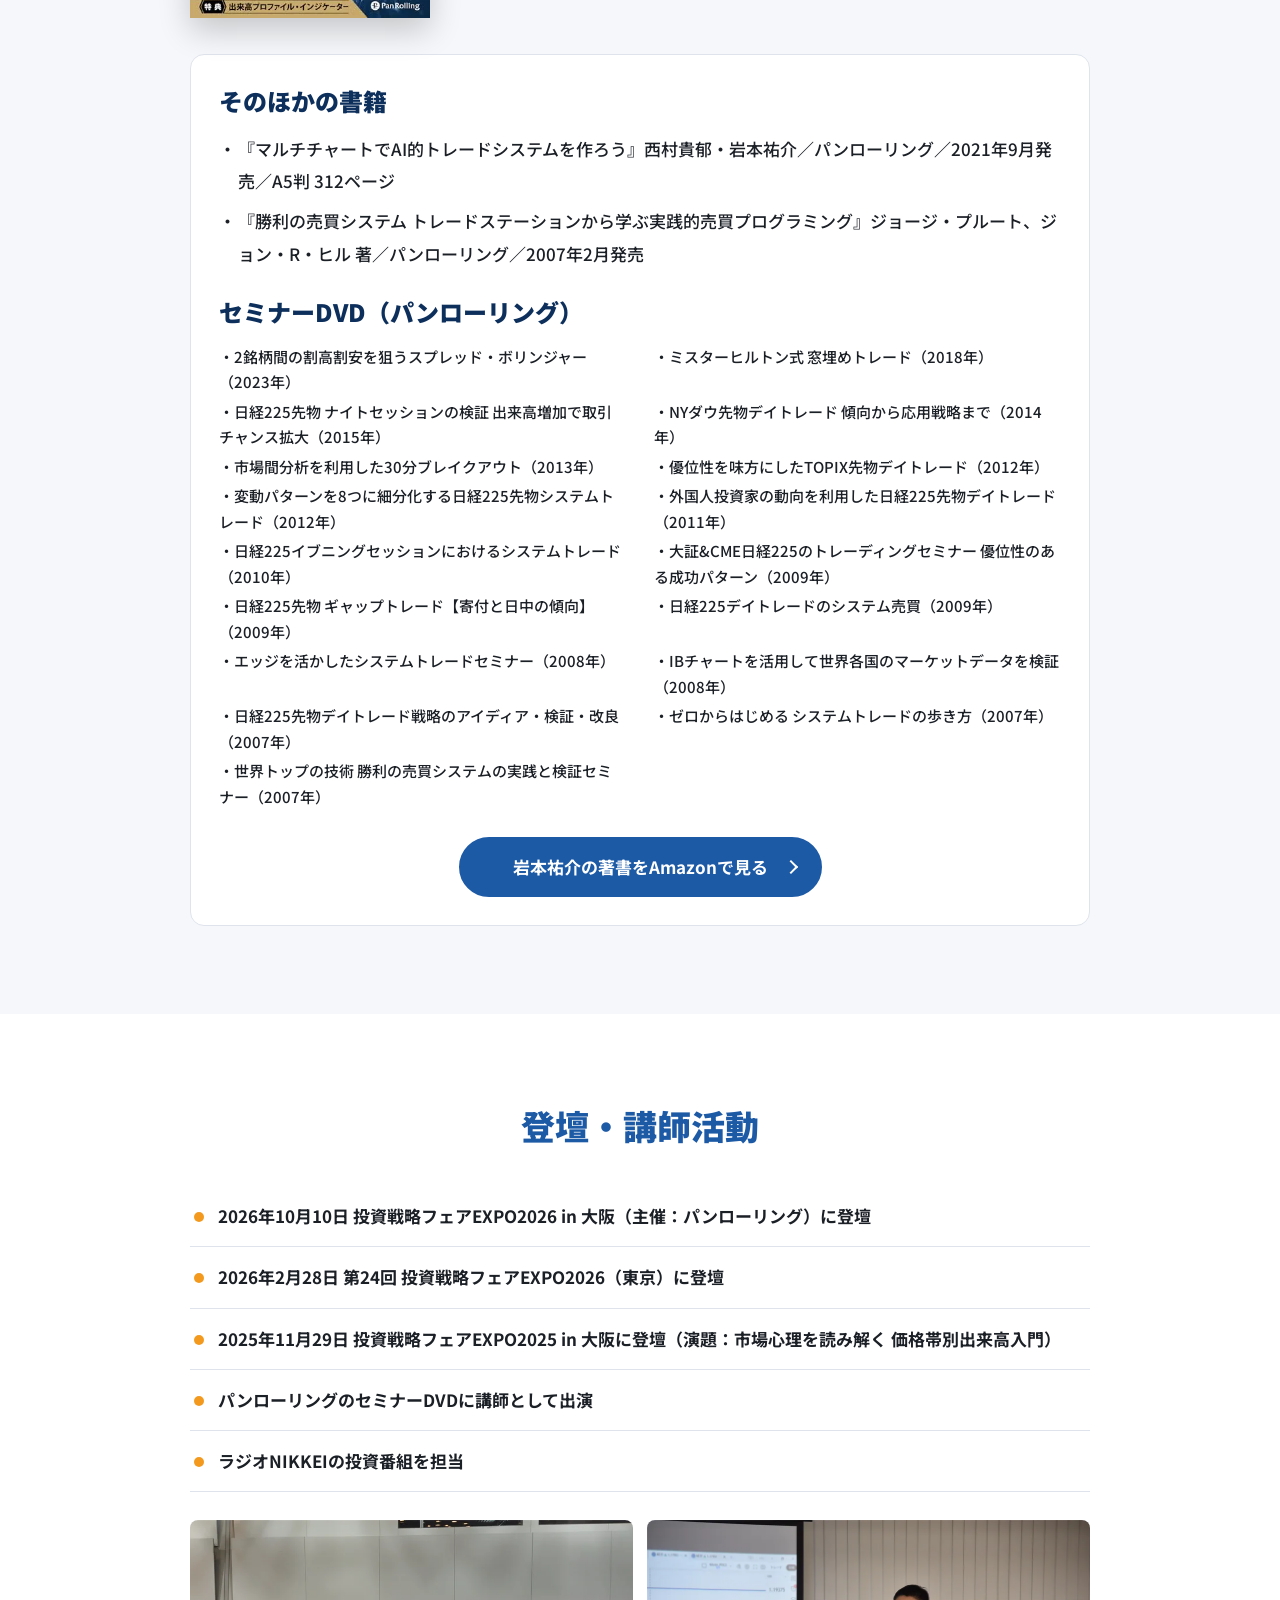
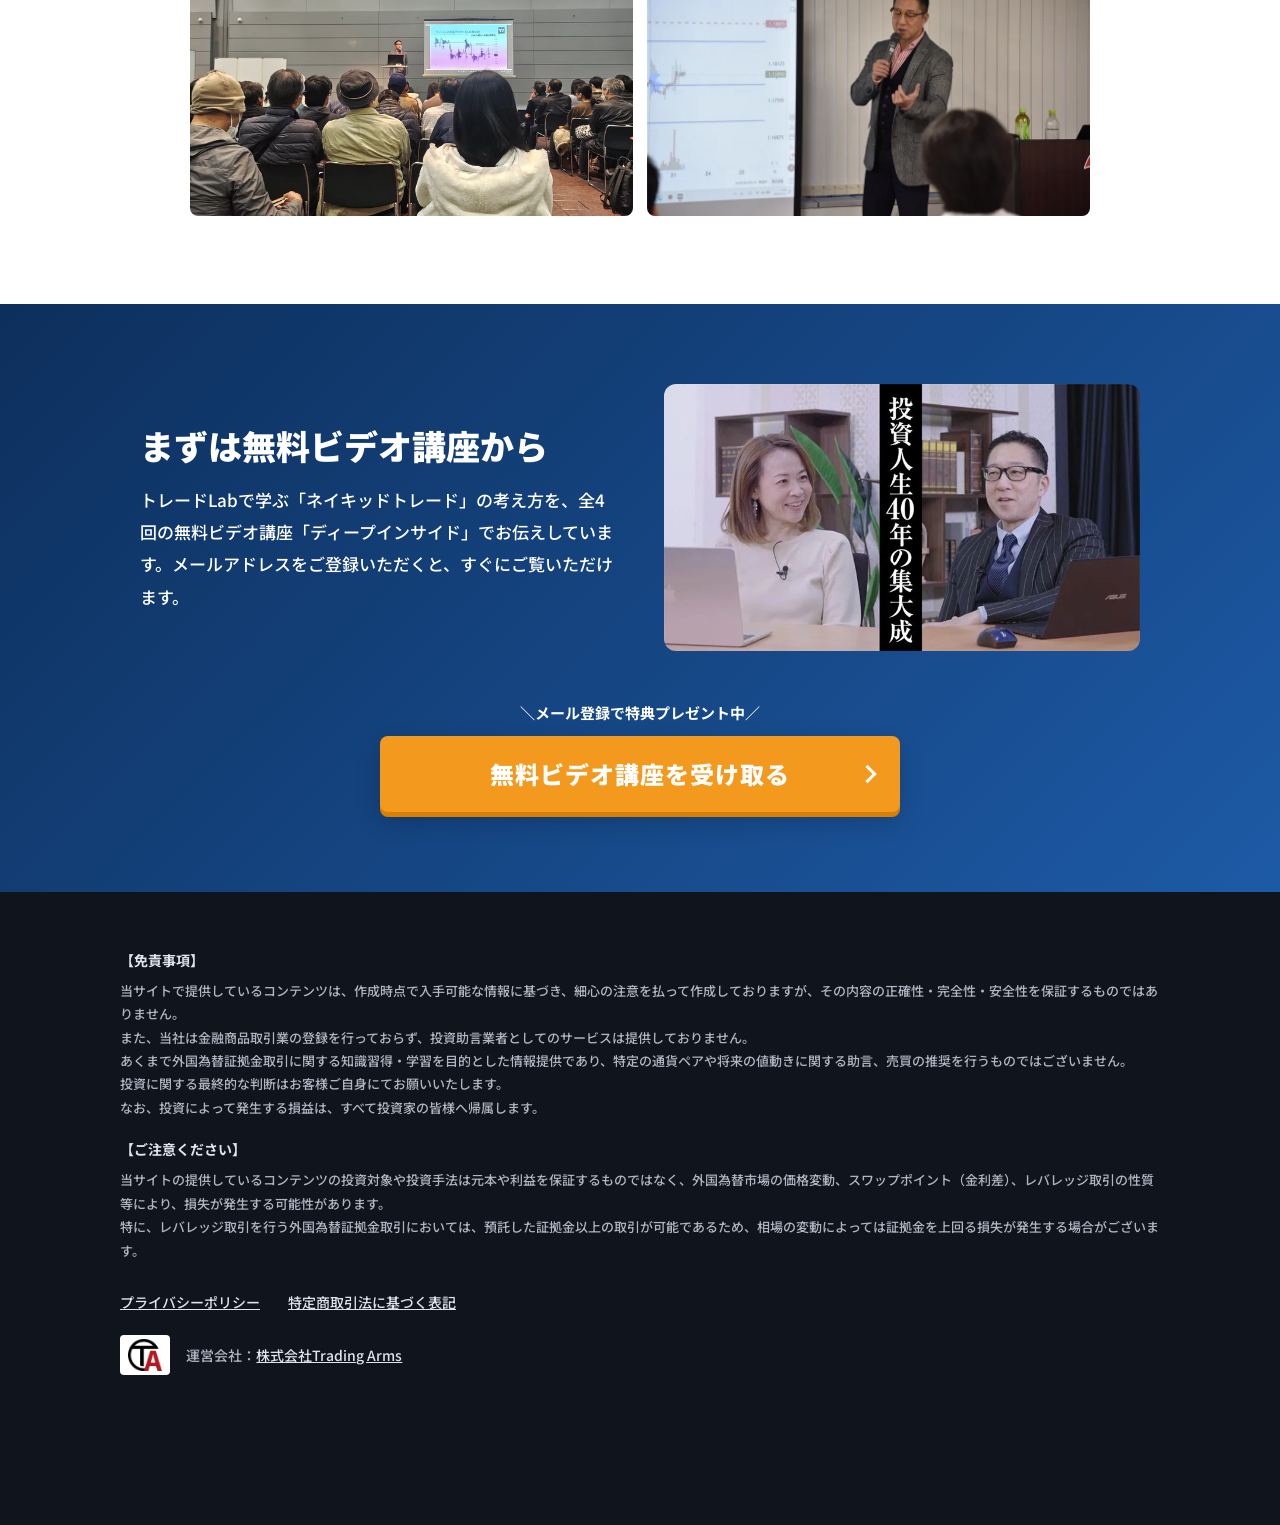
<file: lecturer/index.html>
<!doctype html>
<html lang="ja">
<head>
<meta charset="utf-8">
<meta name="viewport" content="width=device-width, initial-scale=1">
<meta name="robots" content="noindex, nofollow">
<title>講師紹介｜トレードLab</title>
<link rel="icon" href="../favicon.ico" sizes="any">
<link rel="icon" type="image/png" href="../img/favicon-192.png">
<link rel="apple-touch-icon" href="../apple-touch-icon.png">
<meta name="description" content="トレードLab所長・岩本祐介のプロフィール、著書、登壇・講師活動、講師からのメッセージ。">
<link rel="preconnect" href="https://fonts.googleapis.com">
<link rel="preconnect" href="https://fonts.gstatic.com" crossorigin>
<link href="https://fonts.googleapis.com/css2?family=Noto+Sans+JP:wght@500;700;900&family=Montserrat:wght@700;800&display=swap" rel="stylesheet">
<link rel="stylesheet" href="../css/style.css">
<link rel="stylesheet" href="../css/lecturer.css">
</head>
<body class="page-lecturer">

<header class="header">
  <div class="header__in">
    <a class="header__logo" href="../"><picture><source media="(min-width:1241px)" srcset="../img/logo-tralab-white-480.webp"><img src="../img/logo-tralab-logo-480.webp" width="480" height="98" alt="トレードLab" fetchpriority="high"></picture></a>
    <div class="header__right">
      <div class="header__tel">
        <a href="tel:05058380720"><svg viewBox="0 0 24 24" aria-hidden="true"><path d="M6.6 10.8c1.4 2.8 3.8 5.1 6.6 6.6l2.2-2.2c.3-.3.7-.4 1-.2 1.1.4 2.3.6 3.6.6.6 0 1 .4 1 1V20c0 .6-.4 1-1 1C10.6 21 3 13.4 3 4c0-.6.4-1 1-1h3.5c.6 0 1 .4 1 1 0 1.3.2 2.5.6 3.6.1.3 0 .7-.2 1z"/></svg><span class="header__num">050-5838-0720</span></a>
        <span class="header__time">受付時間 9時〜18時／土・日・祝日も受付</span>
      </div>
      <button class="burger" type="button" aria-label="メニューを開く" aria-expanded="false" aria-controls="nav"><span></span><span></span><span></span></button>
    </div>
  </div>
  <nav class="nav" id="nav" aria-label="サイト内メニュー">
    <ul><li><a href="../">ホーム</a></li><li><a href="../about/">トレードLabとは</a></li><li><a href="../method/">ネイキッドトレード</a></li><li><a href="../lecturer/" aria-current="page">講師紹介</a></li><li><a href="../voices/">会員様の声</a></li><li><a href="../faq/">よくあるご質問</a></li></ul>
  </nav>
</header>
<main id="main">


<section class="phead">
  <div class="phead__bg"><img src="../img/seminar-20260221-tokyo-lecture-dsc-0193-1600.webp" width="1600" height="1068" alt="" fetchpriority="high"></div>
  <div class="wrap phead__in">
    <h1 class="phead__ttl">講師紹介</h1>
    
  </div>
</section>

<section class="sec">
  <div class="wrap cols cols--r">
    <div>
    <div class="lprof">
      <div class="lprof__txt">
      <h2 class="lname__ttl">岩本祐介</h2>
      <p class="lname__role">トレードLab所長／<br class="sp"><span class="sp-ib">株式会社Trading Arms</span> <span class="sp-ib">代表取締役</span></p>
      </div>
      <div class="lprof__photo"><img src="../img/sales-iwamoto-900.webp" width="494" height="570" alt="" loading="lazy" decoding="async"></div>
    </div>
    <ol class="career">
      <li>大学卒業後、野村證券に入社。本社のトレーディング部に配属。</li>
      <li>1990年代後半、資格の学校TACにて証券アナリスト資格取得講座の主任講師を務める。同じ時期に個人トレーダーとしての活動を開始。</li>
      <li>2000年代中頃、仲間と投資顧問会社を設立。システムトレード部門を立ち上げ、ひまわり証券と業務提携してシステムの開発と提供に従事。<br class="sp">パンローリング社と提携し、書籍の監修やセミナー、ラジオNIKKEIの投資番組を担当するなど、講師活動も行う。</li>
      <li>2012年からFX<span class="pc-only">（外国為替証拠金取引）</span>に軸足を移し、「実需」と「出来高」に「リスクコントロール」を加えた独自の手法を確立。</li>
      <li>現在はトレードLabで、会員とともに手法の研究を続けている。</li>
    </ol>
    </div>
    <div class="round shadow pc-only"><img src="../img/sales-iwamoto-900.webp" width="494" height="570" alt="講演する岩本祐介" loading="lazy" decoding="async"></div>
  </div>
</section>

<section class="sec sec--bg">
  <div class="wrap">
    <h2 class="sttl"><span class="sttl__ja">著書</span></h2>
    <div class="book">
      <div class="book__cover"><img src="../img/book-book-cover-600.webp" width="352" height="500" alt="『価格帯別出来高分析を使ったサポレジトレード』表紙" loading="lazy" decoding="async"></div>
      <div class="book__body">
        <p class="book__ttl">『価格帯別出来高分析を使ったサポレジトレード』</p>
        <p class="book__meta">岩本祐介 著／パンローリング／2025年11月発売／A5判 320ページ</p>
        <p>どの価格帯に売買が集中したか（価格帯別出来高）から、支持線・抵抗線を読み解く方法を、TradingViewを使って解説した一冊です。</p>
        <p class="more book__more"><a class="btn-sub" href="https://www.amazon.co.jp/dp/4775991981" target="_blank" rel="noopener">Amazonで見る</a></p>
      </div>
    </div>

    <div class="card books-other">
      <h3 class="h3">そのほかの書籍</h3>
      <ul class="dot">
        <li>『マルチチャートでAI的トレードシステムを作ろう』西村貴郁・岩本祐介／パンローリング／2021年9月発売／A5判 312ページ</li>
        <li>『勝利の売買システム トレードステーションから学ぶ実践的売買プログラミング』ジョージ・プルート、ジョン・R・ヒル 著／パンローリング／2007年2月発売</li>
      </ul>
      <h3 class="h3">セミナーDVD<span class="pc-only">（パンローリング）</span></h3>
      <ul class="dvd"><li>・2銘柄間の割高割安を狙うスプレッド・ボリンジャー（2023年）</li><li>・ミスターヒルトン式 窓埋めトレード（2018年）</li><li>・日経225先物 ナイトセッションの検証 出来高増加で取引チャンス拡大（2015年）</li><li>・NYダウ先物デイトレード 傾向から応用戦略まで（2014年）</li><li>・市場間分析を利用した30分ブレイクアウト（2013年）</li><li>・優位性を味方にしたTOPIX先物デイトレード（2012年）</li><li>・変動パターンを8つに細分化する日経225先物システムトレード（2012年）</li><li>・外国人投資家の動向を利用した日経225先物デイトレード（2011年）</li><li>・日経225イブニングセッションにおけるシステムトレード（2010年）</li><li>・大証&amp;CME日経225のトレーディングセミナー 優位性のある成功パターン（2009年）</li><li>・日経225先物 ギャップトレード【寄付と日中の傾向】（2009年）</li><li>・日経225デイトレードのシステム売買（2009年）</li><li>・エッジを活かしたシステムトレードセミナー（2008年）</li><li>・IBチャートを活用して世界各国のマーケットデータを検証（2008年）</li><li>・日経225先物デイトレード戦略のアイディア・検証・改良（2007年）</li><li>・ゼロからはじめる システムトレードの歩き方（2007年）</li><li>・世界トップの技術 勝利の売買システムの実践と検証セミナー（2007年）</li></ul>
      <p class="more books-other__more"><a class="btn-sub" href="https://www.amazon.co.jp/s?k=%E5%B2%A9%E6%9C%AC%E7%A5%90%E4%BB%8B&amp;i=stripbooks&amp;__mk_ja_JP=%E3%82%AB%E3%82%BF%E3%82%AB%E3%83%8A&amp;crid=1WUFQMDAO0FOM&amp;sprefix=%E5%B2%A9%E6%9C%AC%E7%A5%90%E4%BB%8B%2Cstripbooks%2C208&amp;ref=nb_sb_noss_1" target="_blank" rel="noopener">岩本祐介の著書をAmazonで見る</a></p>
    </div>
  </div>
</section>

<section class="sec stage-sec">
  <div class="wrap">
    <h2 class="sttl"><span class="sttl__ja">登壇・講師活動</span></h2>
    <ul class="act__list stage">
      <li>2026年10月10日 投資戦略フェアEXPO2026 in 大阪（主催：パンローリング）に登壇</li>
      <li>2026年2月28日 第24回 投資戦略フェアEXPO2026（東京）に登壇</li>
      <li>2025年11月29日 投資戦略フェアEXPO2025 in 大阪に登壇（演題：市場心理を読み解く 価格帯別出来高入門）</li>
      <li>パンローリングのセミナーDVDに講師として出演</li>
      <li>ラジオNIKKEIの投資番組を担当</li>
    </ul>
    <div class="act__photos">
      <img src="../img/seminar-prt-photo-2-260926-900.webp" width="900" height="506" alt="投資戦略フェアEXPOに登壇する岩本祐介" loading="lazy" decoding="async">
      <img src="../img/seminar-20260221-tokyo-lecture-dsc-0198-900.webp" width="900" height="601" alt="セミナーで講義する岩本祐介" loading="lazy" decoding="async">
    </div>
  </div>
</section>

<section class="entry">
  <div class="wrap entry__in">
    <div class="entry__img"><img src="../img/entry-lec04-800.webp" width="801" height="450" alt="投資人生40年の集大成 講師 岩本祐介" loading="lazy" decoding="async"></div>
    <div class="entry__body">
      <h2 class="entry__ttl">まずは無料ビデオ講座から</h2>
      <p>トレードLabで学ぶ「ネイキッドトレード」の考え方を、全4回の無料ビデオ講座「ディープインサイド」でお伝えしています。メールアドレスをご登録いただくと、すぐにご覧いただけます。</p>
    </div>
    <div class="cta entry__cta">
      <p class="cta__note">＼メール登録で特典プレゼント中／</p>
      <a class="btn" href="https://tralab.jp/LP/jsa_hp_01?a=y5tcme42_lrlanll1_xhaok440001">無料ビデオ講座を受け取る</a>
    </div>
  </div>
</section>
</main>

<footer class="footer">
  <div class="wrap">
    <div class="footer__legal">
      <h2>【免責事項】</h2>
      <p>当サイトで提供しているコンテンツは、作成時点で入手可能な情報に基づき、細心の注意を払って作成しておりますが、その内容の正確性・完全性・安全性を保証するものではありません。</p>
      <p>また、当社は金融商品取引業の登録を行っておらず、投資助言業者としてのサービスは提供しておりません。</p>
      <p>あくまで外国為替証拠金取引に関する知識習得・学習を目的とした情報提供であり、特定の通貨ペアや将来の値動きに関する助言、売買の推奨を行うものではございません。</p>
      <p>投資に関する最終的な判断はお客様ご自身にてお願いいたします。</p>
      <p>なお、投資によって発生する損益は、すべて投資家の皆様へ帰属します。</p>
      <h2>【ご注意ください】</h2>
      <p>当サイトの提供しているコンテンツの投資対象や投資手法は元本や利益を保証するものではなく、外国為替市場の価格変動、スワップポイント（金利差）、レバレッジ取引の性質等により、損失が発生する可能性があります。</p>
      <p>特に、レバレッジ取引を行う外国為替証拠金取引においては、預託した証拠金以上の取引が可能であるため、相場の変動によっては証拠金を上回る損失が発生する場合がございます。</p>
    </div>
    <ul class="footer__links">
      <li><a href="https://www.tralab.jp/LP/pay/privacy.html" target="_blank" rel="noopener">プライバシーポリシー</a></li>
      <li><a href="https://www.tralab.jp/LP/pay/tokusyo.html" target="_blank" rel="noopener">特定商取引法に基づく表記</a></li>
    </ul>
    <div class="footer__company">
      <a href="https://www.trading-arms.co.jp/" target="_blank" rel="noopener"><img src="../img/logo-ta-logo-320.webp" width="320" height="299" alt="株式会社Trading Arms" loading="lazy" decoding="async"></a>
      <p>運営会社：<a href="https://www.trading-arms.co.jp/" target="_blank" rel="noopener">株式会社Trading Arms</a></p>
    </div>
  </div>
</footer>

<a class="float" id="float" href="https://tralab.jp/LP/jsa_hp_01?a=y5tcme42_lrlanll1_xhaok440001">
  <span class="float__free">無料</span>
  <span class="float__txt"><small>特典プレゼント中</small><b>まずはビデオ講座を受け取る</b></span>
</a>
<script src="../js/main.js" defer></script>
</body>
</html>
</file>
<file: css/style.css>
/* ===== トレードLab（tralab.net） ===== */
:root{
  --blue:#1d5aa6;      /* ロゴの丸の青 */
  --blue-d:#0d2f5c;
  --blue-l:#eef4fb;
  --accent:#f39a1e;    /* ボタン */
  --accent-d:#d97f06;
  --red:#e23b2e;
  --ink:#1b1f26;
  --sub:#5a6270;
  --line:#dfe4ec;
  --bg:#f5f7fa;
  --white:#fff;
  --header-h:84px;
  --wrap:1080px;
}
*{box-sizing:border-box;margin:0;padding:0}
html{scroll-behavior:smooth;-webkit-text-size-adjust:100%}
body{font-family:"Noto Sans JP","Hiragino Kaku Gothic ProN","Yu Gothic",Meiryo,sans-serif;color:var(--ink);background:#fff;font-size:17px;line-height:1.9;font-weight:500;overflow-x:hidden}
img{max-width:100%;height:auto;display:block}
a{color:var(--blue)}
ul{list-style:none}
table{border-collapse:collapse}
:focus-visible{outline:3px solid var(--accent);outline-offset:3px}
.wrap{max-width:var(--wrap);margin:0 auto;padding:0 20px}
.sp{display:none}
.is-hidden{display:none !important}

/* ===== ヘッダー：左ロゴ・右電話。ナビは下に1段 ===== */
.header{position:relative;z-index:40;background:#fff;border-bottom:1px solid var(--line)}
.header__in{max-width:1200px;height:var(--header-h);margin:0 auto;padding:0 20px;display:flex;align-items:center;justify-content:space-between;gap:24px}
.header__logo img{height:40px;width:auto}
.header__right{display:flex;align-items:center;gap:8px}
.header__tel{text-align:right;line-height:1.3}
.header__tel small{display:block;font-size:13px;font-weight:700;color:#444}
.header__tel a{display:inline-flex;align-items:center;gap:6px;font-size:28px;font-weight:900;color:var(--blue);letter-spacing:.02em;text-decoration:none}
.header__tel a svg{width:24px;height:24px;fill:var(--blue)}
.header__time{display:table;margin:3px 0 0 auto;font-size:12px;font-weight:700;color:#fff;background:var(--blue);padding:1px 10px;border-radius:2px}
.nav{border-top:1px solid var(--line);background:#fff}
.nav ul{display:flex;justify-content:center;max-width:1200px;margin:0 auto}
.nav li+li{border-left:1px solid #d5dbe5}
.nav li{margin:10px 0}
.nav a{display:block;padding:2px 18px;font-size:15px;font-weight:700;color:var(--blue-d);text-decoration:none}
.nav a:hover,.nav a[aria-current]{color:var(--blue);text-decoration:underline;text-underline-offset:6px}
.burger{display:none}

/* ===== ボタン ===== */
.cta{text-align:center}
.cta__note{font-size:15px;font-weight:700;margin-bottom:8px;color:var(--red)}
.btn{position:relative;display:inline-flex;align-items:center;justify-content:center;width:min(520px,100%);min-height:76px;padding:0 56px;border-radius:8px;background:var(--accent);color:#fff;font-size:clamp(19px,2.2vw,24px);font-weight:900;letter-spacing:.04em;line-height:1.4;text-decoration:none;box-shadow:0 5px 0 var(--accent-d),0 10px 24px rgba(0,0,0,.18);transition:transform .15s,box-shadow .15s}
.btn::after{content:"";position:absolute;right:26px;top:50%;width:10px;height:10px;border-top:3px solid #fff;border-right:3px solid #fff;transform:translateY(-50%) rotate(45deg)}
.btn:hover{transform:translateY(3px);box-shadow:0 2px 0 var(--accent-d),0 6px 16px rgba(0,0,0,.2)}
.btn--pay{background:var(--red);box-shadow:0 5px 0 #a82418,0 10px 24px rgba(0,0,0,.18)}
.btn--pay:hover{box-shadow:0 2px 0 #a82418,0 6px 16px rgba(0,0,0,.2)}
.more{text-align:center;margin-top:36px}
.btn-sub{position:relative;display:inline-flex;align-items:center;justify-content:center;min-width:min(340px,100%);min-height:60px;padding:8px 52px;border:2px solid var(--blue);border-radius:40px;background:#fff;color:var(--blue);font-size:17px;font-weight:700;text-decoration:none;transition:.2s}
.btn-sub::after{content:"";position:absolute;right:24px;top:50%;width:8px;height:8px;border-top:2px solid currentColor;border-right:2px solid currentColor;transform:translateY(-50%) rotate(45deg)}
.btn-sub:hover{background:var(--blue);color:#fff}
.btns{display:flex;justify-content:center;flex-wrap:wrap;gap:16px;margin-top:36px}
.btns .more{margin:0}

/* ===== 追従ボタン（右下・FVを過ぎたら表示） ===== */
.float{position:fixed;right:16px;bottom:16px;z-index:50;display:flex;align-items:center;gap:10px;background:#fff;border:2px solid var(--accent);border-radius:12px;padding:10px 14px 10px 10px;box-shadow:0 8px 24px rgba(0,0,0,.2);opacity:0;transform:translateY(20px);pointer-events:none;visibility:hidden;transition:.3s;text-decoration:none}
.float.is-show{opacity:1;transform:none;pointer-events:auto;visibility:visible}
.float__free{flex:none;width:56px;height:56px;border-radius:50%;background:var(--red);color:#fff;font-weight:900;font-size:17px;display:flex;align-items:center;justify-content:center}
.float__txt small{display:block;font-size:12px;font-weight:700;color:var(--red);line-height:1.3}
.float__txt b{display:block;font-size:16px;color:var(--blue-d);line-height:1.4}

/* ===== ファーストビュー ===== */
.fv{position:relative;height:calc(100svh - var(--header-h) - 49px);min-height:560px;max-height:760px;overflow:hidden;color:#fff;display:flex;align-items:center;justify-content:center;text-align:center;background:var(--blue-d)}
.fv__media{position:absolute;inset:0}
.fv__media video{position:absolute;inset:0;width:100%;height:100%;object-fit:cover}
.fv__overlay{position:absolute;inset:0;background:
  linear-gradient(45deg,rgba(0,0,0,.55) 50%,rgba(29,90,166,.35) 50%) 0 0/2px 2px,
  linear-gradient(180deg,rgba(13,47,92,.55),rgba(13,47,92,.72))}
.fv__body{position:relative;z-index:2;padding:0 20px;max-width:980px}
.fv__lead{display:inline-block;font-size:clamp(15px,2vw,22px);font-weight:700;letter-spacing:.04em;padding:4px 18px;border-top:1px solid rgba(255,255,255,.7);border-bottom:1px solid rgba(255,255,255,.7);margin-bottom:18px;text-shadow:0 1px 6px rgba(0,0,0,.5)}
.fv__title{font-size:clamp(28px,4.6vw,56px);font-weight:900;line-height:1.4;letter-spacing:.03em;text-shadow:0 2px 12px rgba(0,0,0,.55)}
.fv__title em{font-style:normal;color:#f39a1e}
.fv__checks{display:flex;justify-content:center;flex-wrap:wrap;gap:12px 20px;margin:26px 0 34px}
.fv__checks li{display:flex;align-items:center;gap:10px;font-size:clamp(16px,1.8vw,20px);font-weight:700;color:var(--ink);background:#fff;border:1px solid #fff;padding:8px 20px;border-radius:40px;backdrop-filter:blur(2px)}
.fv__checks li::before,.check li::before{content:"";flex:none;width:22px;height:22px;border-radius:50%;background:var(--accent) url("data:image/svg+xml,%3Csvg xmlns='http://www.w3.org/2000/svg' viewBox='0 0 24 24'%3E%3Cpath d='M5 12.5l4.5 4.5L19 7.5' fill='none' stroke='%23fff' stroke-width='3' stroke-linecap='round' stroke-linejoin='round'/%3E%3C/svg%3E") center/16px no-repeat}
.fv .cta__note{color:#fff;text-shadow:0 1px 6px rgba(0,0,0,.6)}

/* ===== 下層ページの見出し ===== */
.phead{position:relative;color:#fff;background:var(--blue-d);overflow:hidden}
.phead__bg{position:absolute;inset:0}
.phead__bg img{width:100%;height:100%;object-fit:cover;opacity:.35}
.phead::after{content:"";position:absolute;inset:0;background:linear-gradient(90deg,rgba(13,47,92,.92),rgba(13,47,92,.55))}
.phead__in{position:relative;z-index:2;padding-top:64px;padding-bottom:64px}
.phead__en{font-family:Montserrat,sans-serif;font-weight:800;letter-spacing:.12em;color:var(--accent);font-size:15px}
.phead__ttl{font-size:clamp(28px,4vw,42px);font-weight:900;line-height:1.4;margin:4px 0 12px}
.phead__lead{max-width:640px;font-size:17px}

/* ===== セクション ===== */
.sec{padding:88px 0}
.sec--bg{background:var(--bg)}
.sec--blue{background:var(--blue-l)}
.sec--dark{background:var(--blue-d);color:#fff}
.sttl{text-align:center;margin-bottom:36px;line-height:1.4}
.sttl__en{display:block;font-family:Montserrat,sans-serif;font-weight:800;letter-spacing:.14em;color:var(--blue);font-size:15px;margin-bottom:6px}
.sttl__ja{display:block;font-size:clamp(25px,3.2vw,34px);font-weight:900}
.sec--dark .sttl__en{color:var(--accent)}
.lead{max-width:760px;margin:0 auto 32px;text-align:left}
.lead--c{text-align:center}
.h3{font-size:clamp(20px,2.4vw,24px);font-weight:900;line-height:1.5;margin:0 0 14px;color:var(--blue-d)}
.sec--dark .h3{color:#fff}
.txt p+p{margin-top:1em}
.notes{margin-top:16px;font-size:14px;line-height:1.7;color:var(--sub)}
.sec--dark .notes{color:#c9d4e4}
.notes p{padding-left:1em;text-indent:-1em}
.cols{display:grid;grid-template-columns:1fr 1fr;gap:48px;align-items:center}
.cols--r{grid-template-columns:1.1fr .9fr}
.round{border-radius:12px;overflow:hidden}
.shadow{box-shadow:0 10px 30px rgba(13,47,92,.12)}
.check{display:grid;gap:14px}
.check li{display:flex;gap:12px;align-items:flex-start;font-weight:700;font-size:18px;line-height:1.6;background:#fff;border:1px solid var(--line);padding:14px 18px;border-radius:10px}
.check li::before{margin-top:3px}
.card{background:#fff;border:1px solid var(--line);border-radius:14px;padding:28px}

/* お悩み */
.worry{display:grid;grid-template-columns:1fr 280px;gap:40px;align-items:center;max-width:900px;margin:0 auto}
.worry__after{margin-top:28px;text-align:center;font-size:clamp(18px,2.2vw,22px);font-weight:900;color:var(--blue-d)}
.worry__after span{background:linear-gradient(transparent 65%,rgba(243,154,30,.4) 65%)}

/* 3つの特長 */
.feat{display:grid;grid-template-columns:repeat(3,1fr);gap:28px}
.feat__item{background:#fff;border-radius:14px;box-shadow:0 10px 30px rgba(13,47,92,.08);display:flex;flex-direction:column;overflow:hidden}
.feat__no{font-family:Montserrat,sans-serif;font-weight:800;color:var(--accent);font-size:40px;line-height:1;padding:24px 24px 0}
.feat__ttl{padding:8px 24px 0;font-size:19px;font-weight:900;line-height:1.55;color:var(--blue-d)}
.feat__ttl b{display:inline-block;background:var(--blue);color:#fff;font-size:14px;padding:0 10px;border-radius:3px;margin-right:6px;vertical-align:2px}
.feat__txt{padding:12px 24px 0;font-size:16px}
.feat__img{margin:20px 24px 0;border-radius:8px;overflow:hidden;aspect-ratio:4/3;background:var(--bg)}
.feat__img img{width:100%;height:100%;object-fit:cover}
.feat__item .more{margin:20px 0 26px;padding:0 24px}
.feat__item .btn-sub{min-width:0;width:100%;font-size:16px}

/* 成績 */
.result{max-width:820px;margin:0 auto;text-align:center}
.result__win{display:inline-flex;align-items:baseline;gap:14px;font-weight:900;color:var(--blue-d)}
.result__win span{font-size:22px}
.result__win b{font-family:Montserrat,sans-serif;font-size:clamp(56px,9vw,92px);color:var(--red);line-height:1.1}
.result__sub{display:flex;justify-content:center;flex-wrap:wrap;gap:12px;margin:18px 0 40px}
.result__sub li{background:#fff;border:1px solid var(--line);border-radius:8px;padding:8px 18px;font-weight:700}
.result__sub b{font-family:Montserrat,sans-serif;color:var(--blue);font-size:20px;margin-left:6px}
.result h3{font-size:19px;margin:26px 0 10px;color:var(--blue-d)}
.tbl{width:100%;background:#fff;font-size:16px;border:1px solid var(--line)}
.tbl th,.tbl td{border:1px solid var(--line);padding:12px 10px;text-align:center}
.tbl thead th{background:var(--blue);color:#fff;font-weight:700}
.tbl tbody th{background:var(--blue-l);font-weight:700;color:var(--blue-d)}
.tbl td{font-family:Montserrat,"Noto Sans JP",sans-serif;font-weight:700}
.tbl--total td{font-size:20px;color:var(--red)}
.tbl-scroll{overflow-x:auto;-webkit-overflow-scrolling:touch}
.result .notes{text-align:left}

/* YouTube */
.yt{position:relative;aspect-ratio:16/9;background:#000;border-radius:12px;overflow:hidden;box-shadow:0 10px 30px rgba(13,47,92,.15)}
.yt--short{aspect-ratio:9/16}
.yt__btn{position:absolute;inset:0;border:0;padding:0;background:#000;cursor:pointer;width:100%}
.yt__btn img{width:100%;height:100%;object-fit:cover;opacity:.9;transition:.2s}
.yt__btn:hover img{opacity:1}
.yt iframe{position:absolute;inset:0;width:100%;height:100%;border:0}
.yt__play{position:absolute;left:50%;top:50%;width:72px;height:50px;margin:-25px 0 0 -36px;border-radius:12px;background:rgba(226,59,46,.95)}
.yt__play::after{content:"";position:absolute;left:29px;top:15px;border-left:18px solid #fff;border-top:10px solid transparent;border-bottom:10px solid transparent}
.movie-main{max-width:860px;margin:0 auto}

/* 会員インタビュー */
.ivlist{display:grid;grid-template-columns:repeat(3,1fr);gap:28px}
.ivcard{display:flex;flex-direction:column;background:#fff;border-radius:12px;overflow:hidden;box-shadow:0 8px 24px rgba(13,47,92,.1);text-decoration:none;color:var(--ink);transition:transform .2s}
.ivcard:hover{transform:translateY(-4px)}
.ivcard__thumb{position:relative;display:block;aspect-ratio:16/9;overflow:hidden;background:#000}
.ivcard__thumb img{width:100%;height:100%;object-fit:cover}
.ivcard__catch{display:block;padding:16px 20px 6px;font-weight:900;font-size:17px;line-height:1.6;color:var(--blue-d)}
.ivcard__tag{display:inline-block;margin:6px 20px 20px;align-self:flex-start;font-size:14px;font-weight:700;color:var(--blue);background:var(--blue-l);border-radius:4px;padding:2px 10px}

/* 会員の声（掲示板の投稿） */
.posts{display:grid;grid-template-columns:repeat(2,1fr);gap:20px}
.post{background:#fff;border:1px solid var(--line);border-radius:10px;padding:20px 22px}
.post__head{display:flex;align-items:center;gap:12px;padding-bottom:12px;margin-bottom:12px;border-bottom:1px dashed var(--line)}
.post__icon{flex:none;width:46px;height:46px;border-radius:50%;color:#fff;font-weight:900;font-size:19px;display:flex;align-items:center;justify-content:center}
.post__name{font-weight:900;line-height:1.3}
.post__date{font-size:14px;color:var(--sub);line-height:1.3}
.post__body{font-size:16px;line-height:1.85}

/* 写真の横並び */
.photos{display:grid;grid-template-columns:repeat(3,1fr);gap:14px;margin-top:32px}
.photos img{width:100%;aspect-ratio:3/2;object-fit:cover;border-radius:8px}

/* 講師の活動・メディア */
.act{display:grid;grid-template-columns:200px 1fr;gap:40px;align-items:center;max-width:900px;margin:0 auto}
.act__list li{position:relative;padding:14px 0 14px 28px;border-bottom:1px solid var(--line);font-weight:700}
.act__list li::before{content:"";position:absolute;left:4px;top:26px;width:10px;height:10px;border-radius:50%;background:var(--accent)}
.act__photos{display:grid;grid-template-columns:1fr 1fr;gap:14px;max-width:900px;margin:28px auto 0}
.act__photos img{aspect-ratio:3/2;object-fit:cover;border-radius:8px;width:100%}
.media{display:flex;flex-wrap:wrap;justify-content:center;gap:14px;margin-top:8px}
.media li{display:flex;align-items:center;justify-content:center;min-width:150px;height:64px;padding:10px 18px;background:#fff;border:1px solid var(--line);border-radius:8px;font-size:14px;font-weight:700;color:var(--sub)}
.media img{max-height:34px;width:auto;max-width:150px}

/* アコーディオン */
.faq{max-width:860px;margin:0 auto;display:grid;gap:12px}
.faq details{background:#fff;border:1px solid var(--line);border-radius:10px}
.faq summary{position:relative;list-style:none;cursor:pointer;padding:18px 56px 18px 60px;font-weight:900;font-size:17px;line-height:1.6;color:var(--blue-d)}
.faq summary::-webkit-details-marker{display:none}
.faq summary::before{content:"Q";position:absolute;left:18px;top:15px;width:30px;height:30px;border-radius:50%;background:var(--blue);color:#fff;font-family:Montserrat,sans-serif;font-size:15px;display:flex;align-items:center;justify-content:center}
.faq summary::after{content:"";position:absolute;right:24px;top:26px;width:10px;height:10px;border-right:2px solid var(--blue);border-bottom:2px solid var(--blue);transform:rotate(45deg);transition:.2s}
.faq details[open] summary::after{transform:rotate(-135deg);top:30px}
.faq__a{position:relative;padding:0 24px 20px 60px}
.faq__a::before{content:"A";position:absolute;left:18px;top:0;width:30px;height:30px;border-radius:50%;background:var(--accent);color:#fff;font-family:Montserrat,sans-serif;font-size:15px;display:flex;align-items:center;justify-content:center;line-height:1}
.faq__a p+p{margin-top:.8em}
.faq-cat{font-size:20px;font-weight:900;color:var(--blue-d);margin:40px auto 14px;max-width:860px;padding-left:14px;border-left:5px solid var(--blue);line-height:1.4}
.faq-cat:first-child{margin-top:0}

/* ページ下部の申込みブロック */
.entry{background:linear-gradient(135deg,#0d2f5c,#1d5aa6);color:#fff;padding:80px 0}
.entry__in{display:grid;grid-template-columns:1fr 1fr;gap:48px;align-items:center;max-width:1040px}
.entry__img img{border-radius:12px;background:#fff}
@media (min-width:821px){.entry__img{order:2}}
.entry__cta{grid-column:1/-1;justify-self:center;width:100%;max-width:520px;margin:0 !important;text-align:center}
@media (min-width:821px){.entry__cta{order:3}}
.entry__ttl{font-size:clamp(25px,3.2vw,34px);font-weight:900;line-height:1.4;margin-bottom:14px}
.entry .cta{margin:28px 0 18px}
.entry .cta__note{color:#ffd28a}
.entry__tel{text-align:center;font-weight:700}
.entry__tel a{color:#fff;font-size:22px;font-family:Montserrat,sans-serif}
.entry__tel small{font-size:14px;font-weight:500}

/* フッター */
.footer{background:#10151d;color:#aeb6c2;padding:56px 0 110px;font-size:13px;line-height:1.8}
.footer__legal h2{font-size:14px;color:#dfe4ec;margin:18px 0 6px}
.footer__legal h2:first-child{margin-top:0}
.footer__links{display:flex;flex-wrap:wrap;gap:8px 28px;margin:28px 0 20px;font-size:14px}
.footer a{color:#dfe4ec}
.footer__company{display:flex;align-items:center;gap:16px;font-size:14px}
.footer__company img{height:40px;width:auto;background:#fff;padding:4px 8px;border-radius:4px}
.footer__copy{margin-top:16px}

/* ===== スマホ ===== */
@media (max-width:820px){
  :root{--header-h:64px}
  body{font-size:16px}
  .sp{display:inline}
  .header__logo img{height:28px}
  .header__tel small,.header__time{display:none}
  .header__tel a{width:44px;height:44px;border-radius:50%;background:var(--blue);justify-content:center}
  .header__num{position:absolute;width:1px;height:1px;overflow:hidden;clip:rect(0 0 0 0)}
  .header__tel a svg{fill:#fff;width:22px;height:22px}
  .header__in{padding:0 12px}
  .burger{display:flex;flex-direction:column;justify-content:center;gap:6px;width:44px;height:44px;border:0;background:none;cursor:pointer;padding:0 8px}
  .burger span{display:block;height:3px;background:var(--blue-d);border-radius:2px;transition:.2s}
  .burger[aria-expanded="true"] span:nth-child(1){transform:translateY(9px) rotate(45deg)}
  .burger[aria-expanded="true"] span:nth-child(2){opacity:0}
  .burger[aria-expanded="true"] span:nth-child(3){transform:translateY(-9px) rotate(-45deg)}
  .nav{display:none;position:absolute;left:0;right:0;top:var(--header-h);box-shadow:0 12px 24px rgba(0,0,0,.15)}
  .nav.is-open{display:block}
  .nav ul{flex-direction:column}
  .nav li{margin:0}
  .nav li+li{border-left:0;border-top:1px solid var(--line)}
  .nav a{padding:15px 20px;font-size:17px}
  .fv{height:calc(100svh - var(--header-h));min-height:600px;max-height:none}
  .fv__checks{flex-direction:column;align-items:stretch;gap:10px}
  .fv__checks li{justify-content:flex-start;text-align:left;line-height:1.5;border-radius:14px;padding:10px 16px}
  .fv__lead{line-height:1.6;padding:6px 10px}
  .btn{min-height:70px;padding:0 44px;font-size:19px}
  .float{right:10px;bottom:10px;padding:8px 12px 8px 8px}
  .float__free{width:48px;height:48px;font-size:15px}
  .float__txt b{font-size:16px}
  .sec{padding:60px 0}
  .sttl{margin-bottom:26px}
  .cols,.cols--r,.worry,.act,.entry__in{grid-template-columns:1fr;gap:28px}
  .worry__img{max-width:220px;margin:0 auto}
  .feat,.ivlist,.posts{grid-template-columns:1fr;gap:20px}
  .photos{display:flex;overflow-x:auto;scroll-snap-type:x mandatory;gap:10px;margin-right:-20px;padding-right:20px}
  .photos img{flex:none;width:78%;scroll-snap-align:start}
  .act__img{max-width:180px;margin:0 auto}
  .act__photos{grid-template-columns:1fr}
  .media li{min-width:calc(50% - 7px);height:56px}
  .tbl{font-size:14px}
  .tbl th,.tbl td{padding:10px 6px}
  .entry{padding:60px 0}
  .entry__img{max-width:480px;margin:0 auto}
  .faq summary{padding:16px 44px 16px 54px;font-size:16px}
  .faq summary::before{left:14px}
  .faq__a{padding:0 18px 18px 54px}
  .faq__a::before{left:14px}
  .footer{padding-bottom:120px}
}

/* ===== 11/22 修正 ===== */
/* ファーストビュー：文字を左寄せ、ボタンを大きく */
.fv{justify-content:flex-start;text-align:left}
.fv__body{width:100%;max-width:1200px;margin:0 auto;padding:0 40px}
.fv__checks{justify-content:flex-start}
.fv .cta{text-align:left}
.fv .btn{width:min(600px,100%);min-height:92px;font-size:clamp(22px,2.6vw,28px);border-radius:10px}
.fv .btn::after{width:12px;height:12px;right:30px}
/* 会員の声：実際の書き込みのスクショを右から左へ流す（ループ） */
.shots{overflow:hidden;margin:36px 0 0;padding:6px 0}
.shots__track{display:flex;gap:20px;width:max-content;animation:shots-move 60s linear infinite}
.shots__track img{height:300px;width:auto;max-width:none;border-radius:8px;background:#fff;box-shadow:0 6px 18px rgba(13,47,92,.12)}
.shots:hover .shots__track{animation-play-state:paused}
@keyframes shots-move{from{transform:translateX(0)}to{transform:translateX(calc(-50% - 10px))}}
@media (prefers-reduced-motion:reduce){.shots{overflow-x:auto}.shots__track{animation:none}}
@media (max-width:820px){
  .fv__body{padding:0 20px}
  .fv__checks{align-items:stretch}
  .fv .btn{min-height:80px;font-size:21px}
  .shots__track img{height:220px}
  .shots__track{animation-duration:45s}
}
/* 11/22 修正2 */
.fv__body{max-width:none;padding:0 0 0 max(40px,8vw)}
.feat__phone{flex:1;display:flex;align-items:center;justify-content:center;margin:14px 24px 0;min-height:0}
.feat__phone img{max-height:340px;width:auto}
.shots__track img{height:440px}
.media{gap:18px}
.media li{min-width:230px;height:100px;padding:14px 24px}
.media img{max-height:56px;max-width:200px}
@media (max-width:820px){
  .fv__body{padding:0 20px}
  .feat__phone img{max-height:300px}
  .shots__track img{height:300px}
  .media li{min-width:calc(50% - 9px);height:76px;padding:10px 12px}
  .media img{max-height:40px;max-width:100%}
}
.media li.is-dark{background:#1b1f26;border-color:#1b1f26}
.feat__item .more{margin-top:auto;padding-top:20px}
.feat__phone img{max-height:315px}
.feat__item .btn-sub{padding:8px 34px 8px 20px;white-space:nowrap}.feat__item .btn-sub::after{right:16px}
/* 11/22 修正3：メディア掲載をさらに大きく */
.media{gap:20px;max-width:1080px;margin-left:auto;margin-right:auto}
.media li{min-width:0;width:calc(20% - 16px);height:130px;padding:18px 22px}
.media img{max-height:72px;max-width:100%}
@media (max-width:820px){
  .media{gap:12px}
  .media li{width:calc(50% - 6px);height:96px;padding:12px 14px}
  .media img{max-height:52px}
}

.media-img{max-width:1080px;margin:0 auto}
.media-img img{display:block;width:100%;height:auto}
.media-sec .notes{max-width:1080px;margin-left:auto;margin-right:auto;text-align:right}

@media (min-width:1241px){
.header{position:absolute;top:0;left:0;right:0;display:flex;align-items:flex-start;background:none;border:0}
.header__in,.header__right{display:contents}
.header__logo{order:1;margin-right:auto;padding:18px 24px 0 40px}
.header__logo img{height:44px}
.nav{order:2;display:flex;align-items:center;height:80px;padding:0 16px;background:#fff;border:0}
.nav ul{max-width:none;margin:0}
.nav li{margin:0}
.nav li+li{border-left:0}
.nav a{padding:0 12px;font-size:15px;color:var(--ink)}
.nav a:hover,.nav a[aria-current]{color:var(--blue)}
.header__tel{order:3;display:flex;flex-direction:column;justify-content:center;align-items:center;height:80px;padding:0 28px;background:var(--blue);text-align:center}
.header__tel a{color:#fff;font-size:22px}
.header__tel a svg{fill:#fff;width:20px;height:20px}
.header__time{margin:2px auto 0;padding:0;background:none;font-size:12px;color:#fff}
.fv{height:100svh;min-height:680px;max-height:900px}
.fv__body{padding-top:80px}
.phead__in{padding-top:150px}
}
@media (min-width:821px) and (max-width:1240px){
.header__tel small,.header__time{display:none}
.header__tel a{width:44px;height:44px;border-radius:50%;background:var(--blue);justify-content:center}
.header__num{position:absolute;width:1px;height:1px;overflow:hidden;clip:rect(0 0 0 0)}
.header__tel a svg{fill:#fff;width:22px;height:22px}
.burger{display:flex;flex-direction:column;justify-content:center;gap:6px;width:44px;height:44px;border:0;background:none;cursor:pointer;padding:0 8px}
.burger span{display:block;height:3px;background:var(--blue-d);border-radius:2px;transition:.2s}
.burger[aria-expanded="true"] span:nth-child(1){transform:translateY(9px) rotate(45deg)}
.burger[aria-expanded="true"] span:nth-child(2){opacity:0}
.burger[aria-expanded="true"] span:nth-child(3){transform:translateY(-9px) rotate(-45deg)}
.nav{display:none;position:absolute;left:0;right:0;top:var(--header-h);box-shadow:0 12px 24px rgba(0,0,0,.15)}
.nav.is-open{display:block}
.nav ul{flex-direction:column}
.nav li{margin:0}
.nav li+li{border-left:0;border-top:1px solid var(--line)}
.nav a{padding:15px 20px;font-size:17px}
.fv{height:calc(100svh - var(--header-h))}
}

.ivband{position:relative;overflow:hidden;color:#fff;background:var(--blue-d)}
.ivband__bg{position:absolute;inset:0}
.ivband__bg img{width:100%;height:100%;object-fit:cover;object-position:center 30%}
.ivband__overlay{position:absolute;inset:0;background:linear-gradient(45deg,rgba(0,0,0,.55) 50%,rgba(29,90,166,.35) 50%) 0 0/2px 2px,linear-gradient(180deg,rgba(13,47,92,.6),rgba(13,47,92,.75))}
.ivband__in{position:relative;z-index:2;padding-top:40px;padding-bottom:40px}
.ivband .sttl__ja{color:#fff;text-shadow:0 2px 10px rgba(0,0,0,.5)}
.ivband .lead{max-width:900px;font-size:18px;font-weight:700;text-shadow:0 1px 6px rgba(0,0,0,.6)}
.ivband .notes{text-align:center;color:#e3ebf6}
.ivband .more .btn-sub{background:#fff;border-color:#fff;color:var(--blue-d)}
.ivband .more .btn-sub:hover{background:var(--blue);border-color:var(--blue);color:#fff}

/* 料金表（/about/。11/22 contents.css から移動、/contents/ は削除） */
.price{max-width:820px;margin:0 auto;background:#fff;border-radius:16px;padding:40px;box-shadow:0 10px 30px rgba(13,47,92,.1)}
.price__tbl{width:100%;border:1px solid var(--line)}
.price__tbl th,.price__tbl td{border:1px solid var(--line);padding:16px 14px;vertical-align:middle}
.price__tbl th{background:var(--blue);color:#fff;font-weight:700;width:22%;text-align:center}
.price__yen{font-weight:900;font-size:20px;color:var(--red);text-align:center}
.price__cta{margin:32px 0 6px}
@media (max-width:820px){
  .price{padding:24px 16px}
  .price__tbl,.price__tbl tbody,.price__tbl tr,.price__tbl th,.price__tbl td{display:block;width:100%}
  .price__tbl{border:0}
  .price__tbl tr{border:1px solid var(--line);border-radius:8px;overflow:hidden;margin-bottom:12px}
  .price__tbl th,.price__tbl td{border:0;text-align:center;padding:10px 12px}
  .price__tbl td+td{padding-top:0}
}

/* リスクコントロールの丸い図（/about/。11/22 method.css から移動） */
.risk-fig{max-width:512px;margin:36px auto 0}
.risk-fig img{width:100%;height:auto}

/* 11/22 ファーストビュー：文字・チェック・ボタンを画面中央に中央ぞろえ（それまでの左寄せを上書き） */
.fv{justify-content:center;text-align:center}
.fv__body{width:100%;max-width:1100px;margin:0 auto;padding:0 40px}
.fv__checks{justify-content:center}
.fv .cta{text-align:center}
@media (min-width:1241px){.fv__body{padding-top:80px}}
@media (max-width:820px){
  .fv__body{padding:0 20px}
}
/* 11/22 FV見出しを大きく（最大56px→72px） */
.fv__title{font-size:clamp(28px,5.6vw,72px)}
/* 11/22 FV見出しの文字間を詰める（0.03em→-0.02em＋かなの詰め palt） */
.fv__title{letter-spacing:-.02em;font-feature-settings:"palt"}
/* 11/22 FVの「メール登録で…」＋ボタンを少し下へ（チェックとの間 PC +30px、スマホ +16px） */
.fv .cta{padding-top:30px}
@media (max-width:820px){.fv .cta{padding-top:16px}}
/* 11/22 セクション見出し（メディアに掲載されました！等）を青に。写真背景のインタビュー帯は白のまま */
.sttl__ja{color:var(--blue)}
.ivband .sttl__ja{color:#fff}
/* 11/22 メディア掲載の注記を中央に（右寄せ→中央） */
.media-sec .notes{text-align:center}
.media-sec .notes p{padding-left:0;text-indent:0}
/* 11/22 「詳しく知りたい方はこちら」系の枠線ボタンを青の塗りに（白文字）。YouTubeボタン（赤）と写真背景のインタビュー帯（白）は除く */
.btn-sub:not(.btn-yt){background:var(--blue);border-color:var(--blue);color:#fff}
.btn-sub:not(.btn-yt):hover{background:var(--blue-d);border-color:var(--blue-d);color:#fff}
/* 11/22 フッター上の「＼メール登録で…／」を白に（薄い黄色→白） */
.entry .cta__note{color:#fff}

/* セミナー・懇親会：写真を左から右へ流す（ループ） */
.photos--flow{display:block;overflow:hidden;width:100%;margin:32px 0 0;padding:0}
.photos__track,.photos__dup{display:flex;gap:14px;width:max-content}
.photos__track{animation:photos-flow 50s linear infinite}
.photos__dup{padding-left:0}
.photos--flow img{flex:none;width:360px;height:auto;aspect-ratio:3/2;object-fit:cover;border-radius:8px}
.photos--flow:hover .photos__track{animation-play-state:paused}
@keyframes photos-flow{from{transform:translateX(calc(-50% - 7px))}to{transform:translateX(0)}}
@media (prefers-reduced-motion:reduce){.photos--flow{overflow-x:auto}.photos__track{animation:none}}
@media (max-width:820px){
  .photos--flow{margin-right:0;padding:0;scroll-snap-type:none}
  .photos--flow img{width:240px}
  .photos__track{animation-duration:36s}
}

/* 見出し内の補足（小さめ） */
.sttl__small{font-size:.6em;font-weight:700;margin-left:.2em}

/* HOME 会員様インタビュー：動画カード3本 */
.home-ivlist{margin-top:32px}

/* 2026-11-25 スマホのみの調整（HOME・申込みブロック） */
.feat__img picture{display:block;width:100%;height:100%}
@media (max-width:820px){
  br.pc{display:none}
  .pc-only{display:none!important}
  .sp-ib{display:inline-block}
  .fv__lead{display:block;width:100%;padding:6px 0}
  .sttl__small{display:inline-block;margin-left:0}
  .home-about .home-about__img{order:-1}
  /* 講師の活動：説明の下に写真3枚を小さく横並び（高さをそろえる） */
  .act-sec .wrap{display:flex;flex-wrap:wrap;align-items:flex-start;column-gap:8px}
  .act-sec .sttl,.act-sec .act__list,.act-sec .more{flex:0 0 100%}
  .act-sec .act,.act-sec .act__photos{display:contents}
  .act-sec .act__list{order:1;margin-bottom:20px}
  .act-sec .act__img,.act-sec .act__photos img{order:2}
  .act-sec .more{order:3}
  .act-sec .act__img{flex:.704 1 0;max-width:none;margin:0}
  .act-sec .act__photos img{flex:1.5 1 0;min-width:0;border-radius:6px}
  .act-sec .act__img img{border-radius:4px}
  /* 申込みブロック：見出しを写真の上に */
  .entry__body{display:contents}
  .entry__ttl{order:-1;margin-bottom:0}
}

/* 2026-11-25 追従ボタン（まずはビデオ講座を受け取る）を大きく */
.float{right:24px;bottom:24px;gap:14px;padding:14px 26px 14px 14px;border-width:3px;border-radius:16px}
.float__free{width:70px;height:70px;font-size:21px}
.float__txt small{font-size:14px}
.float__txt b{font-size:21px}
@media (max-width:820px){
  .float{left:10px;right:10px;bottom:10px;justify-content:center;gap:12px;padding:10px 14px;border-radius:14px}
  .float__free{width:56px;height:56px;font-size:18px}
  .float__txt small{font-size:13px}
  .float__txt b{font-size:clamp(17px,5vw,21px)}
}

/* 2026-11-25 ロゴ：FVのロゴはやめて左上（元の位置）に戻す。PCは少し大きめ */
.footer{padding-bottom:150px}
.header__logo img{height:48px}
@media (min-width:1241px){.header__logo img{height:52px}.header__logo{padding-top:14px}}
@media (max-width:820px){
  .header__logo img{height:28px}
  .footer{padding-bottom:120px}
}

/* 2026-11-25 FV：上の小見出し（講師・岩本祐介から）と横線をやめ、ロゴを大きく */
.fv__logo{margin:0 auto 18px}
.fv__logo img{width:230px;height:auto;margin:0 auto;filter:drop-shadow(0 2px 10px rgba(0,0,0,.5))}
@media (max-width:820px){.fv__logo{margin-bottom:16px}.fv__logo img{width:170px}}
/* FVの高さ：中身（大きいロゴ）が入りきらない画面では高さを伸ばす（切れ・メニュー裏への隠れ防止） */
.fv{height:auto;max-height:none;min-height:clamp(560px,calc(100svh - var(--header-h) - 49px),760px);padding:40px 0}
@media (min-width:1241px){.fv{min-height:clamp(680px,100svh,900px);padding:76px 0 40px}} /* 2026-11-25 PC：FVロゴと上のメニュー白枠の間に空きを作る */
@media (min-width:821px) and (max-width:1240px){.fv{min-height:clamp(560px,calc(100svh - var(--header-h)),760px)}}
@media (max-width:820px){.fv{min-height:max(600px,calc(100svh - var(--header-h)));padding:32px 0}}
</file>
<file: css/about.css>
/* /about/ 専用 */
.about-for__txt{margin-top:36px;margin-bottom:0}
.learn{max-width:1080px;margin:0 auto;padding:36px}
/* 6ヶ月の学び方：横向きフロー（矢羽根） */
.flow__range{display:flex;gap:16px;margin-bottom:10px;font-size:15px;font-weight:900;color:var(--blue-d)}
.flow__range span{display:flex;align-items:center;gap:12px;white-space:nowrap}
.flow__range span::after{content:"";flex:1;height:2px;background:var(--blue)}
.flow__range-main{flex:3}
.flow__range-after{flex:1;color:var(--accent-d)}
.flow__range-after::after{background:var(--accent)!important}
.flow{list-style:none;display:flex;align-items:stretch}
.flow__item{--c:#e8f1fb;--n:22px;flex:1;display:flex;flex-direction:column;min-width:0}
.flow__item+.flow__item{margin-left:-14px}
.flow__item:nth-child(2){--c:#d4e5f7}
.flow__item:nth-child(3){--c:#bdd6f1}
.flow__no{height:50px;display:flex;flex-direction:column;justify-content:flex-end;margin:0 0 6px 34px;font-family:Montserrat,sans-serif;font-weight:800;font-size:34px;line-height:1;color:var(--blue)}
.flow__item:first-child .flow__no{margin-left:14px}
.flow__no span{display:block;font-size:13px;letter-spacing:.06em;margin-bottom:2px}
.flow__no--after{font-family:inherit;font-size:20px;font-weight:900;color:var(--accent-d);padding-bottom:2px}
.flow__box{flex:1;background:var(--c);padding:20px calc(var(--n) + 12px) 20px calc(var(--n) + 14px);clip-path:polygon(0 0,calc(100% - var(--n)) 0,100% 50%,calc(100% - var(--n)) 100%,0 100%,var(--n) 50%)}
.flow__item:first-child .flow__box{padding-left:16px;clip-path:polygon(0 0,calc(100% - var(--n)) 0,100% 50%,calc(100% - var(--n)) 100%,0 100%)}
.flow__item--after .flow__box{background:var(--blue);color:#fff;padding-right:16px;clip-path:polygon(0 0,100% 0,100% 100%,0 100%,var(--n) 50%)}
.flow__ttl{font-size:17px;font-weight:900;line-height:1.45;color:var(--blue-d);margin:0 0 10px}
.flow__item--after .flow__ttl{color:#fff}
.flow__term{display:block;font-size:13px;font-weight:700;color:var(--blue)}
.flow__box p{font-size:14px;line-height:1.75}
.learn__pace{margin-top:36px;padding-top:32px;border-top:1px dashed var(--line)}
.about-iv__cap{margin-top:16px;font-size:16px}
.about-iv__cap b{color:var(--blue-d)}
.about-iv__cap span{color:var(--blue);font-weight:700}

/* 締めのメッセージ */
.msg{position:relative;overflow:hidden;background:var(--blue-d);color:#fff;text-align:center}
.msg__bg{position:absolute;inset:0}
.msg__bg img{width:100%;height:100%;object-fit:cover;object-position:right center;opacity:.18}
.msg__in{position:relative;z-index:2;max-width:780px;padding-top:96px;padding-bottom:96px}
.msg__in p+p{margin-top:1em}
.msg__ttl{font-size:clamp(28px,4.4vw,46px);font-weight:900;line-height:1.4;margin:28px 0;color:#f39a1e;text-shadow:0 2px 12px rgba(0,0,0,.4)}
.msg__sign{margin-top:28px !important;font-size:22px;font-weight:900;text-align:right;letter-spacing:.1em}

@media (max-width:820px){
  .learn{padding:24px 18px}
  .msg__in{padding-top:64px;padding-bottom:64px;text-align:left}
  .msg__ttl{text-align:center}
}
@media (max-width:900px){
  .flow__range{display:none}
  .flow{flex-direction:column}
  .flow__item{--n:16px;background:var(--c);padding:calc(var(--n) + 14px) 18px calc(var(--n) + 16px);clip-path:polygon(0 0,50% var(--n),100% 0,100% calc(100% - var(--n)),50% 100%,0 calc(100% - var(--n)))}
  .flow__item:first-child{padding-top:18px;clip-path:polygon(0 0,100% 0,100% calc(100% - var(--n)),50% 100%,0 calc(100% - var(--n)))}
  .flow__item+.flow__item{margin:-10px 0 0}
  .flow__item--after{background:var(--blue);color:#fff;padding-bottom:18px;clip-path:polygon(0 0,50% var(--n),100% 0,100% 100%,0 100%)}
  .flow__no,.flow__item:first-child .flow__no{height:auto;flex-direction:row;justify-content:flex-start;margin:0 0 8px;font-size:26px;display:flex;align-items:baseline;gap:6px}
  .flow__no span{display:inline;margin:0}
  .flow__no--after{padding:0;font-size:17px;color:#ffd27a}
  .flow__box,.flow__item:first-child .flow__box,.flow__item--after .flow__box{background:none;padding:0;clip-path:none}
  .flow__item--after .flow__ttl{color:#fff}
}
.vh{position:absolute;width:1px;height:1px;overflow:hidden;clip:rect(0 0 0 0);white-space:nowrap}

.feat4{display:grid;grid-template-columns:repeat(4,1fr);gap:14px;max-width:1080px;margin:36px auto 0}
@media (max-width:1100px){.feat4{grid-template-columns:repeat(2,1fr);max-width:700px}}
.feat4__item{background:#fdf5c4;display:flex;flex-direction:column;align-items:center;padding:16px 16px 14px;border-radius:10px;box-shadow:0 4px 12px rgba(13,47,92,.08)}
.feat4__ttl{display:inline-block;margin-bottom:10px;padding:3px 20px;border-radius:30px;background:#fff;color:var(--blue-d);font-size:15px;font-weight:900;line-height:1.5}
.feat4__img{width:100%}
.feat4__item:last-child:nth-child(odd){grid-column:1/-1;justify-self:center;width:337px;max-width:100%}
.feat4__img img{width:100%;aspect-ratio:16/9;object-fit:cover;object-position:center top;border-radius:6px;background:#fff}
.feat4__txt{margin-top:10px;font-size:13px;line-height:1.7;text-align:center}
@media (max-width:820px){
.feat4{grid-template-columns:1fr;max-width:400px;gap:14px}
.feat4__txt{text-align:left}
}
.worry--noimg{grid-template-columns:1fr;max-width:760px}
</file>
<file: css/faq.css>
/* よくあるご質問 */
.fcat{max-width:860px;margin:0 auto 48px}
.fcat:last-child{margin-bottom:0}
.fcat__head{display:flex;align-items:flex-end;justify-content:space-between;gap:20px;margin-bottom:14px}
.fcat__head .faq-cat{margin:0;flex:1}
.fcat__img{flex:none;width:150px}
.fcat__img img{width:100%;aspect-ratio:3/2;object-fit:cover;border-radius:8px}
.ftel{text-align:center}
.ftel__lead{font-weight:700}
.ftel__num{margin:6px 0}
.ftel__num a{display:inline-flex;align-items:center;gap:10px;font-family:Montserrat,sans-serif;font-size:clamp(32px,5vw,46px);font-weight:800;color:var(--blue);text-decoration:none;line-height:1.3}
.ftel__num img{width:40px;height:40px;object-fit:contain;background:var(--blue);border-radius:50%;padding:6px}
.ftel__time{display:inline-block;font-size:15px;font-weight:700;color:#fff;background:var(--blue);padding:2px 14px;border-radius:3px}
@media (max-width:820px){
  .fcat__img{width:96px}
}
</file>
<file: css/lecturer.css>
/* 講師紹介 */
.lhead{background:linear-gradient(135deg,#0d2f5c,#1d5aa6)}
.lhead::after{display:none}
.lhead__in{position:relative;z-index:2;display:grid;grid-template-columns:420px 1fr;gap:40px;align-items:end;padding-top:40px}
.lhead__photo img{width:100%;height:auto}
.lhead__body{padding-bottom:56px}
.lhead__role{font-size:18px;font-weight:700}
.lhead__name{margin-top:20px;max-width:340px;background:#fff;border-radius:8px;padding:10px 14px}

.career{position:relative;counter-reset:c;display:grid;gap:0}
.career li{position:relative;padding:0 0 22px 32px;border-left:2px solid var(--line);margin-left:8px}
.career li:last-child{border-left-color:transparent;padding-bottom:0}
.career li::before{content:"";position:absolute;left:-9px;top:8px;width:16px;height:16px;border-radius:50%;background:var(--blue);border:3px solid #fff;box-shadow:0 0 0 2px var(--blue)}

.book{display:grid;grid-template-columns:240px 1fr;gap:40px;align-items:center;max-width:900px;margin:0 auto 36px}
.book__cover img{box-shadow:0 12px 30px rgba(0,0,0,.2)}
.book__ttl{font-size:clamp(20px,2.4vw,24px);font-weight:900;color:var(--blue-d);line-height:1.5}
.book__meta{font-size:15px;color:var(--sub);margin:6px 0 12px}
.book__more{text-align:left;margin-top:22px}
.books-other{max-width:900px;margin:0 auto}
.books-other .h3+*{margin-bottom:24px}
.dot li{position:relative;padding-left:1.1em;margin-bottom:8px}
.dot li::before{content:"・";position:absolute;left:0}
.dvd{display:grid;grid-template-columns:1fr 1fr;gap:4px 28px;font-size:15px;line-height:1.7}

.stage{max-width:900px;margin:0 auto}
.msg{display:grid;grid-template-columns:1fr 1fr;gap:44px;align-items:center;max-width:1000px;margin:0 auto}
.msg__sign{text-align:right;font-weight:900;font-size:20px;color:var(--blue-d)}

@media (max-width:820px){
  .lhead__in{grid-template-columns:1fr;gap:0;padding-top:28px;text-align:center}
  .lhead__photo{order:2;max-width:300px;margin:0 auto}
  .lhead__body{padding-bottom:12px}
  .lhead__name{margin:16px auto 0;max-width:260px}
  .book,.msg{grid-template-columns:1fr;gap:24px}
  .book__cover{max-width:200px;margin:0 auto}
  .book__more{text-align:center}
  .dvd{grid-template-columns:1fr}
}
/* 11/22 見出しを他ページと同じ形に。名前は見出しの下 */
.lname{background:linear-gradient(180deg,#fff 0,#fff 55%,var(--blue-l) 55%);border-bottom:1px solid var(--line)}
.lname__in{display:grid;grid-template-columns:360px 1fr;gap:48px;align-items:end;max-width:960px;padding-top:40px}
.lname__photo img{width:100%;height:auto}
.lname__body{padding-bottom:48px}
.lname__ttl{font-size:clamp(34px,5vw,52px);font-weight:900;line-height:1.3;color:var(--blue-d);letter-spacing:.08em}
.lname__role{font-size:18px;font-weight:700;margin-top:6px}
.lname__sign{margin-top:20px;max-width:340px;background:#fff;border:1px solid var(--line);border-radius:8px;padding:10px 14px}
.career{list-style:none}
@media (max-width:820px){
  .lname{background:linear-gradient(180deg,#fff 0,#fff 60%,var(--blue-l) 60%)}
  .lname__in{grid-template-columns:1fr;gap:0;padding-top:28px;text-align:center}
  .lname__photo{order:2;max-width:280px;margin:16px auto 0}
  .lname__body{padding-bottom:0}
  .lname__sign{margin:16px auto 0;max-width:260px}
}
/* 11/22 名前・役職を経歴セクションへ移動（トップ下の写真は削除） */
.lprof{margin-bottom:32px;padding-bottom:24px;border-bottom:1px solid var(--line)}
.lprof .lname__sign{margin-top:16px}
@media (max-width:820px){
  .lprof{text-align:center}
  .lprof .lname__sign{margin:14px auto 0}
}

/* 2026-11-25 スマホのみ：名前・役職の右に写真／登壇・講師活動は見出しの下に写真1枚 */
.lprof__photo{display:none}
@media (max-width:820px){
  .lprof{display:grid;grid-template-columns:1fr 120px;gap:16px;align-items:center;text-align:left}
  .lprof .lname__ttl{font-size:34px}
  .lprof .lname__role{font-size:16px;line-height:1.6}
  .lprof__photo{display:block}
  .lprof__photo img{width:100%;aspect-ratio:494/570;object-fit:cover;border-radius:10px}
  .stage-sec .wrap{display:flex;flex-direction:column}
  .stage-sec .act__photos{order:-1;margin:0 0 24px}
  .stage-sec .sttl{order:-2}
  .stage-sec .act__photos img:first-child{display:none}
}
.books-other__more{margin-top:28px;text-align:center}
</file>
